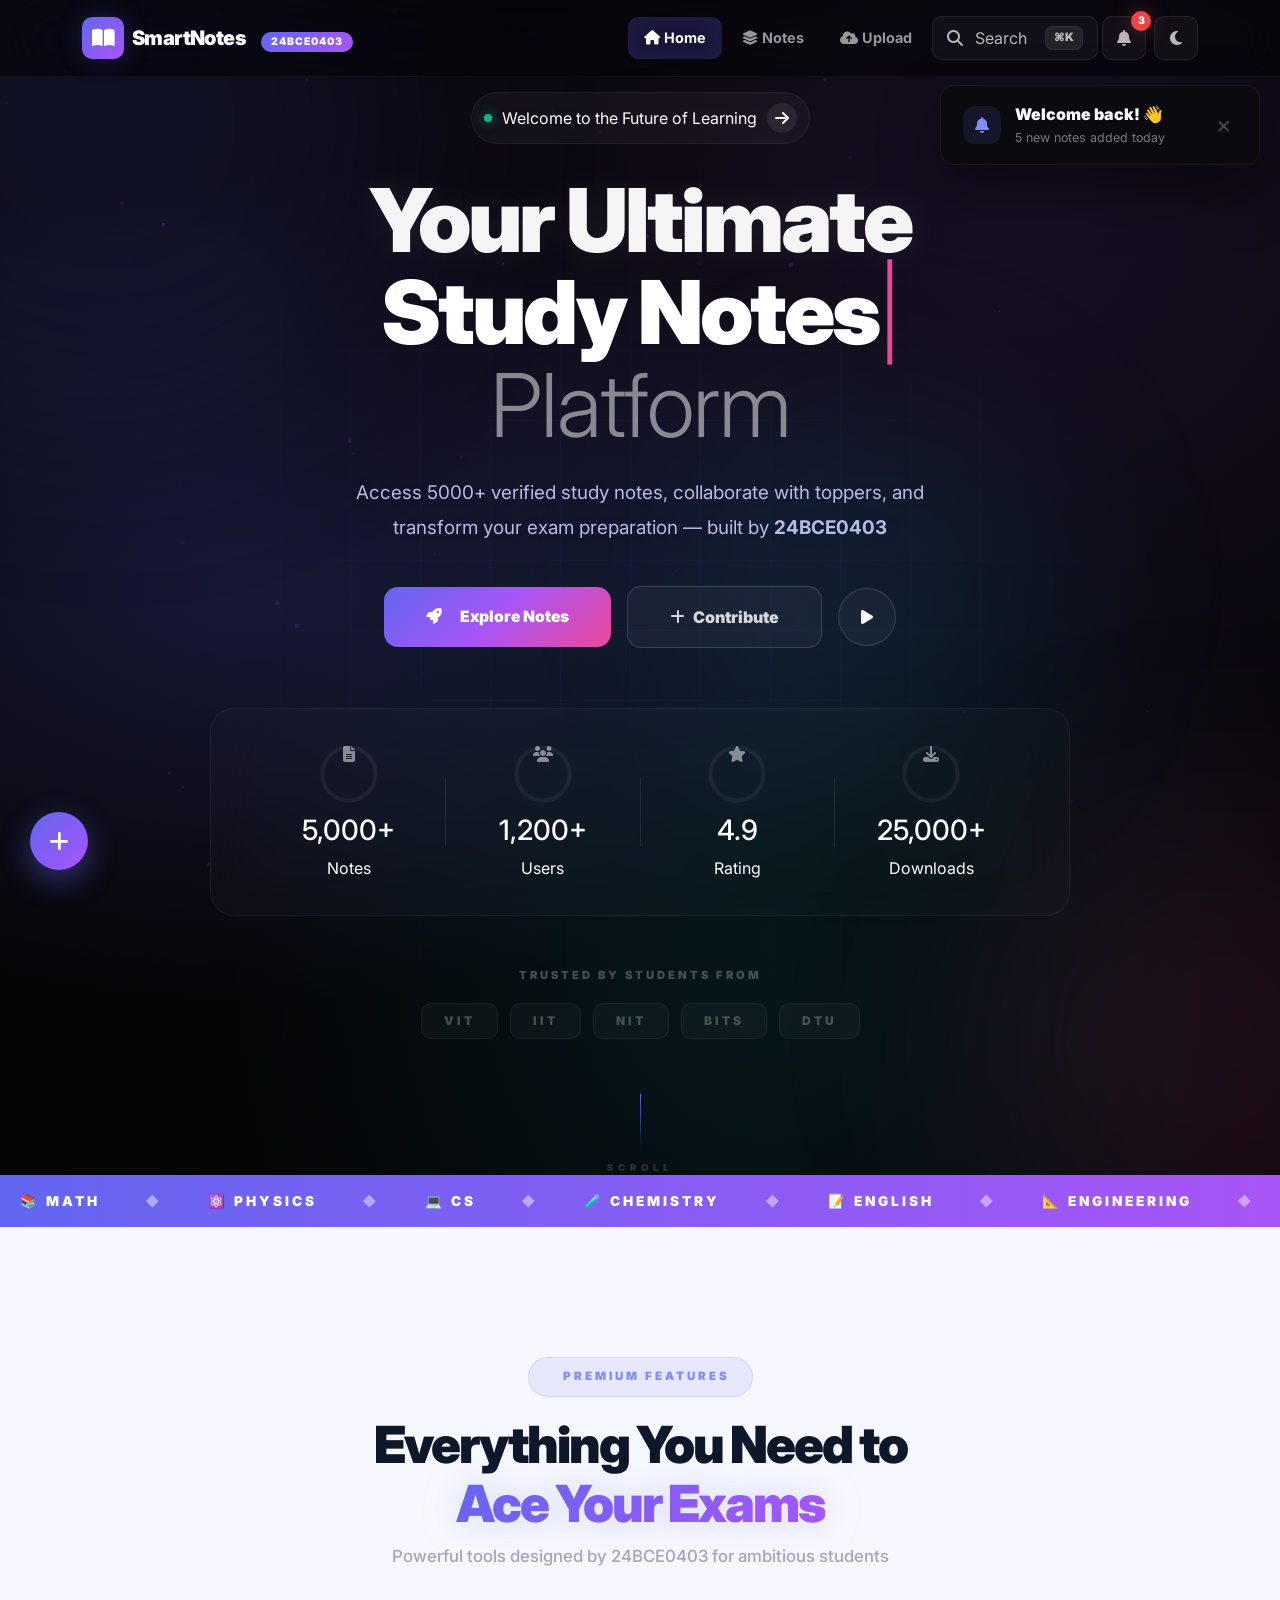
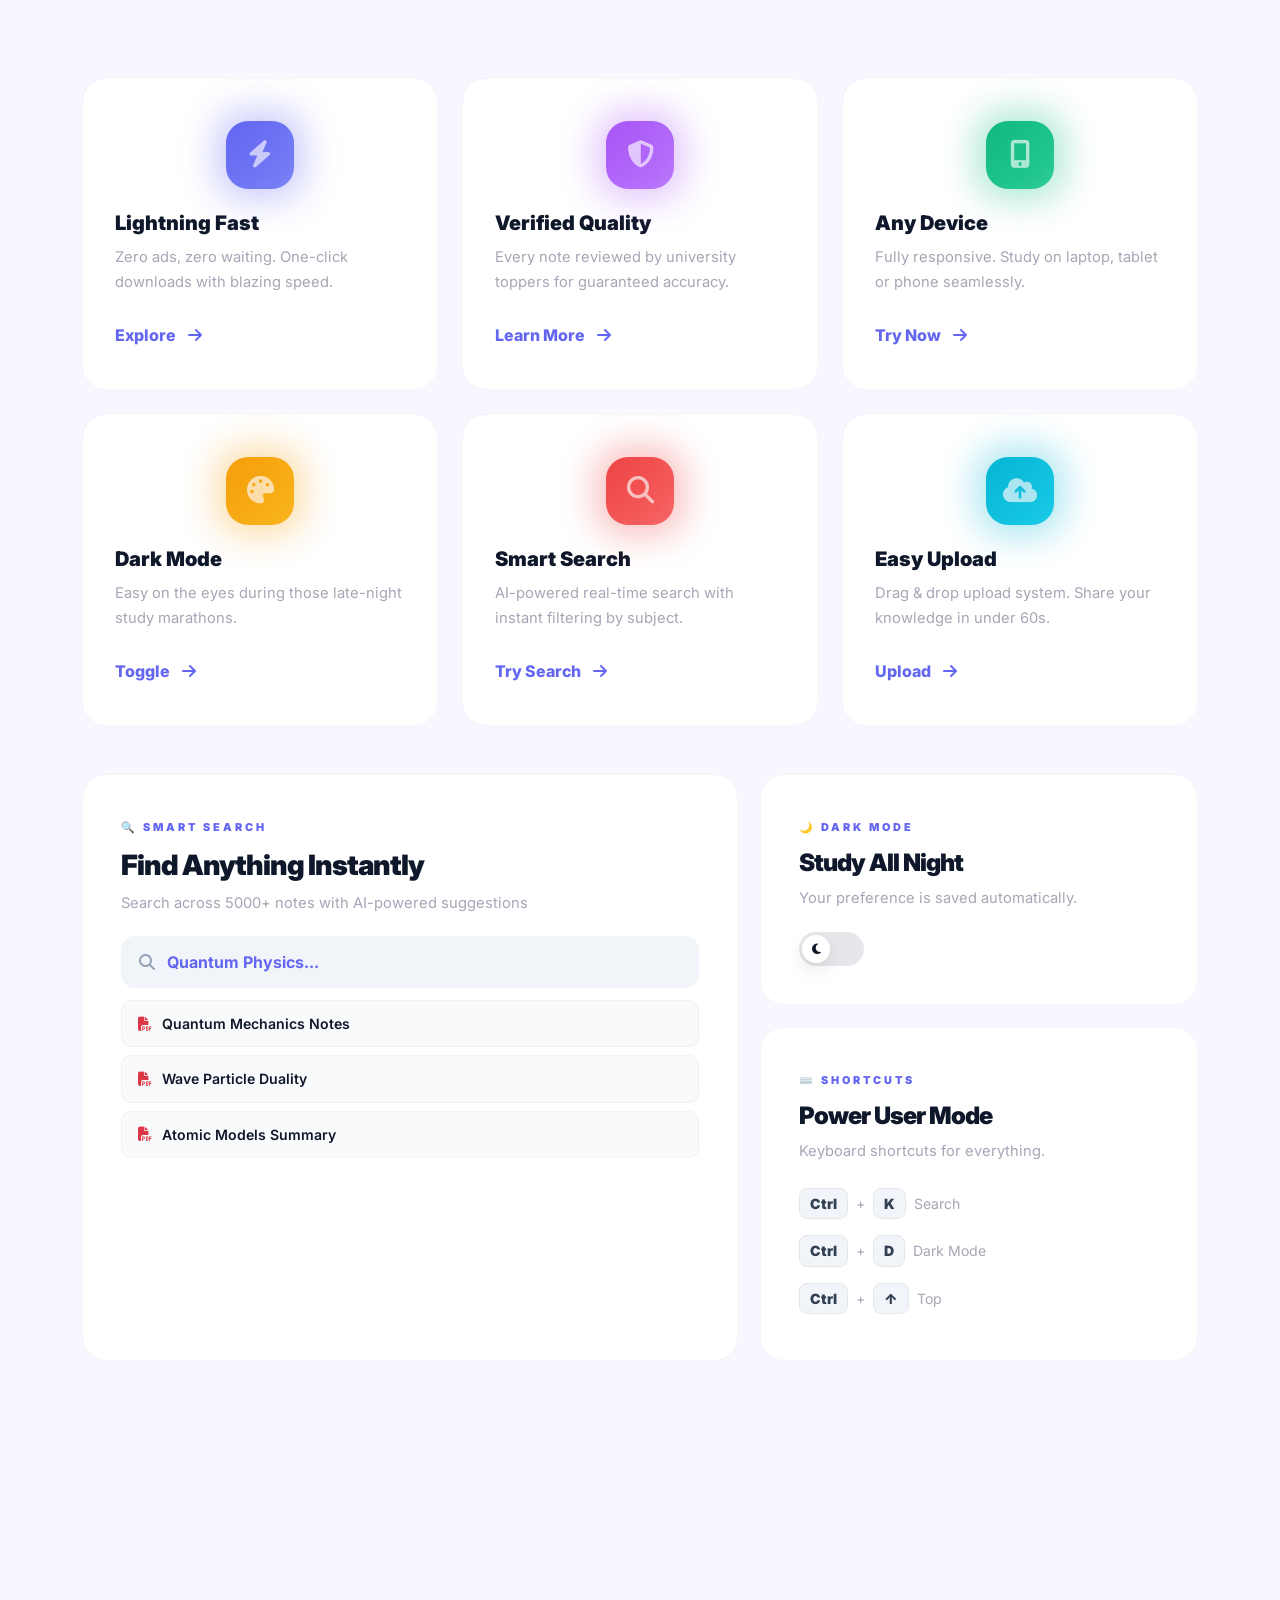
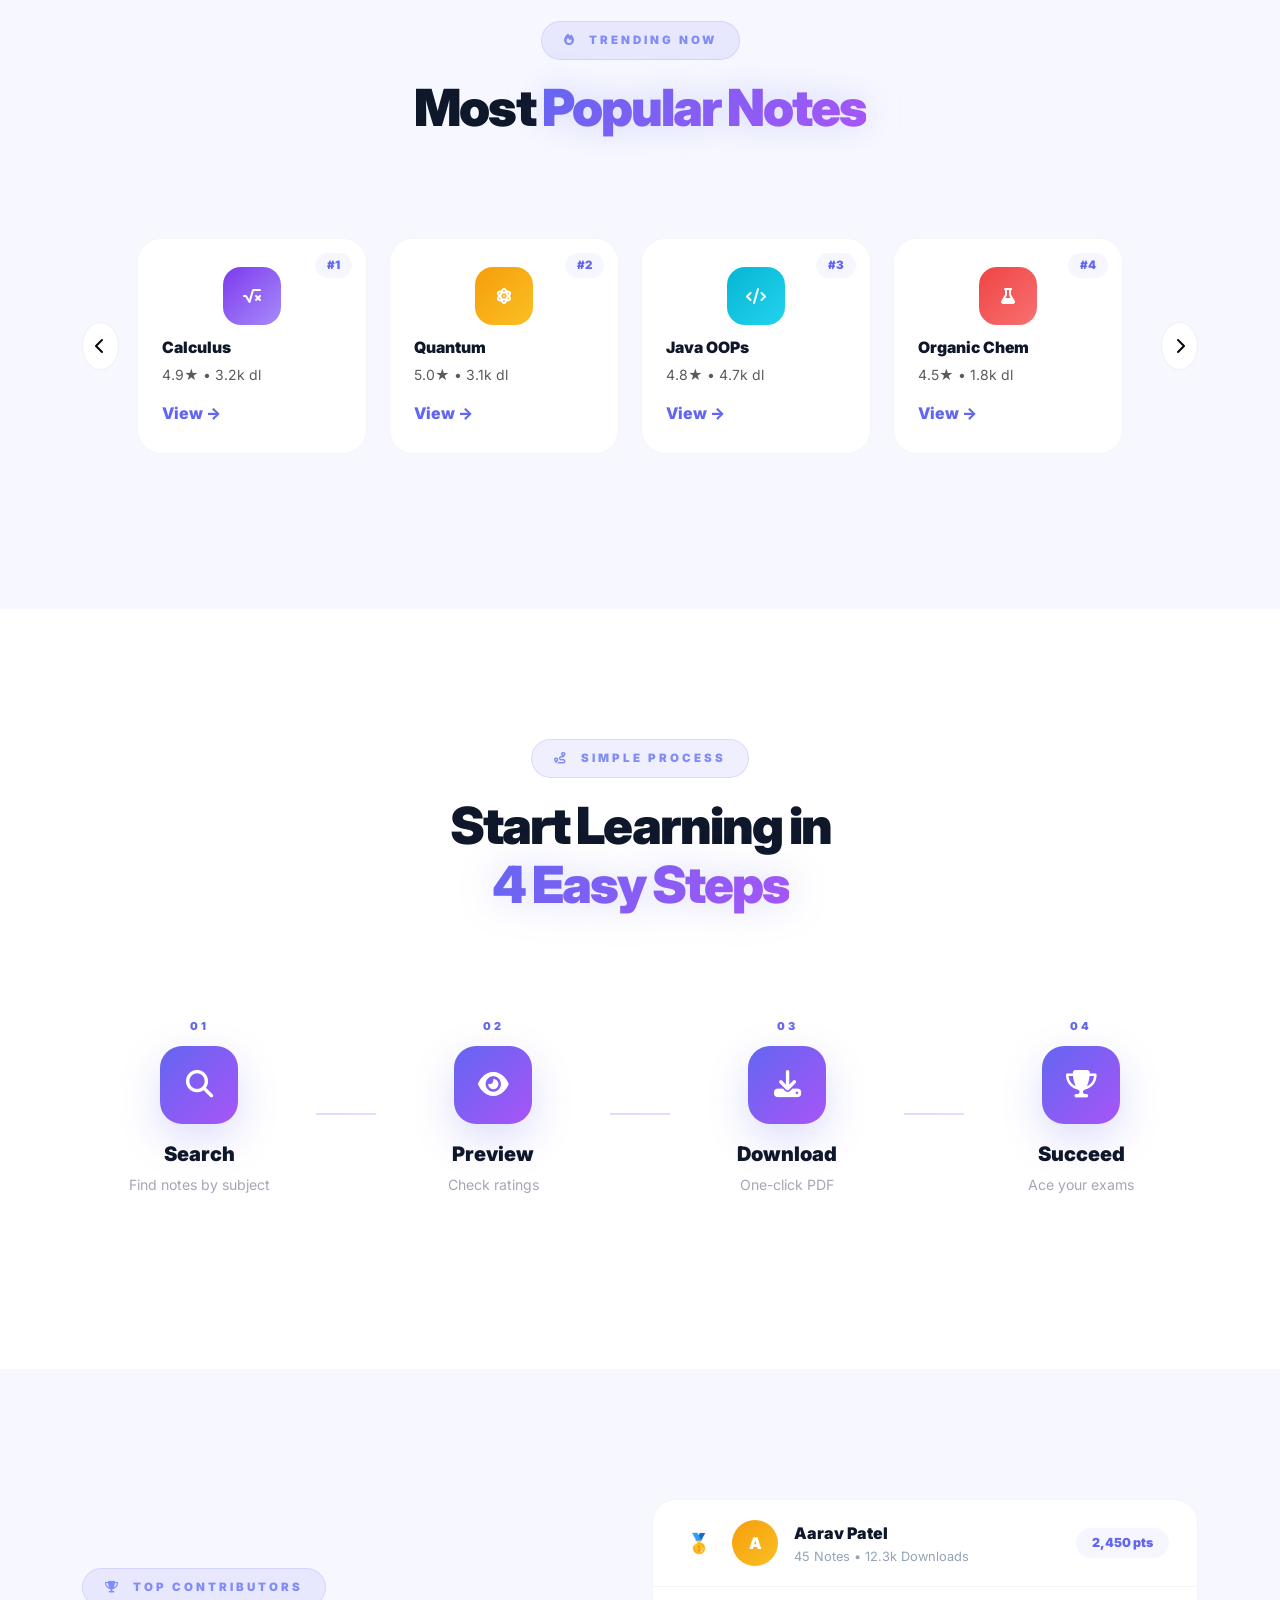
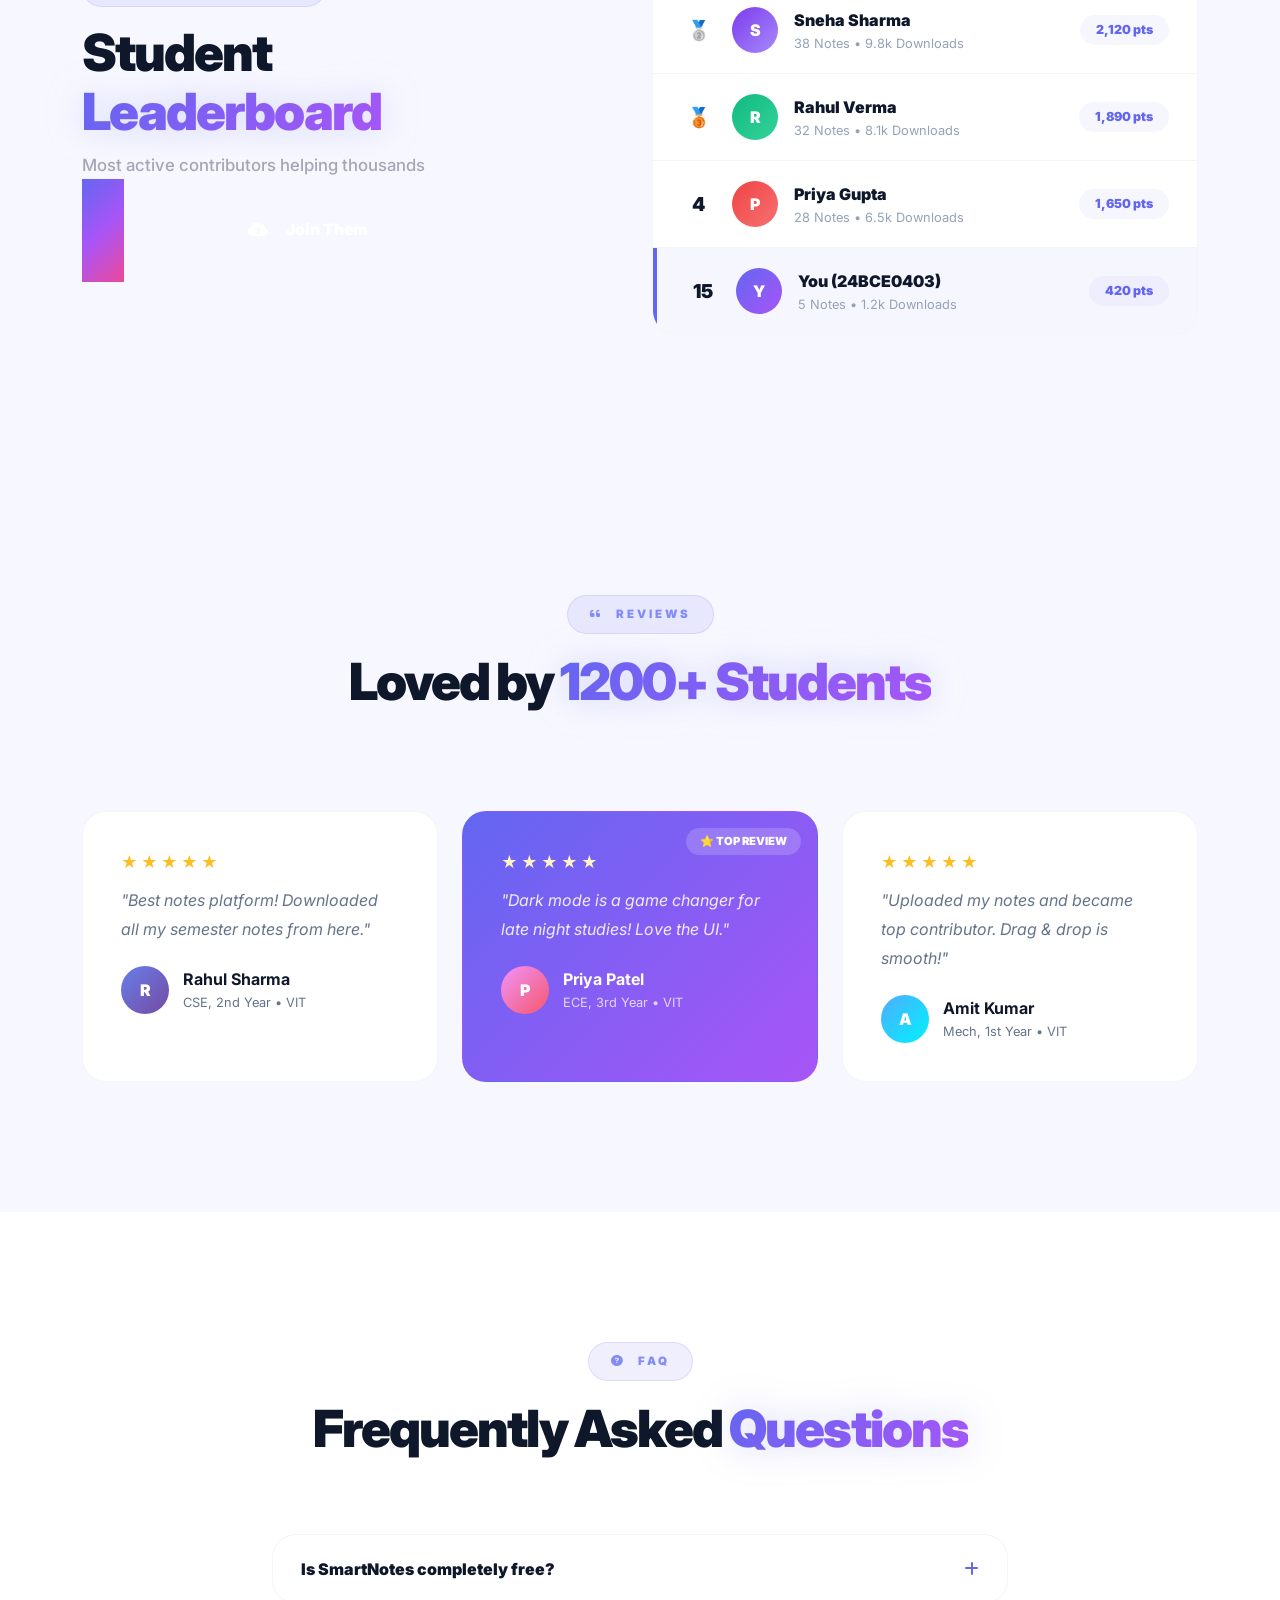
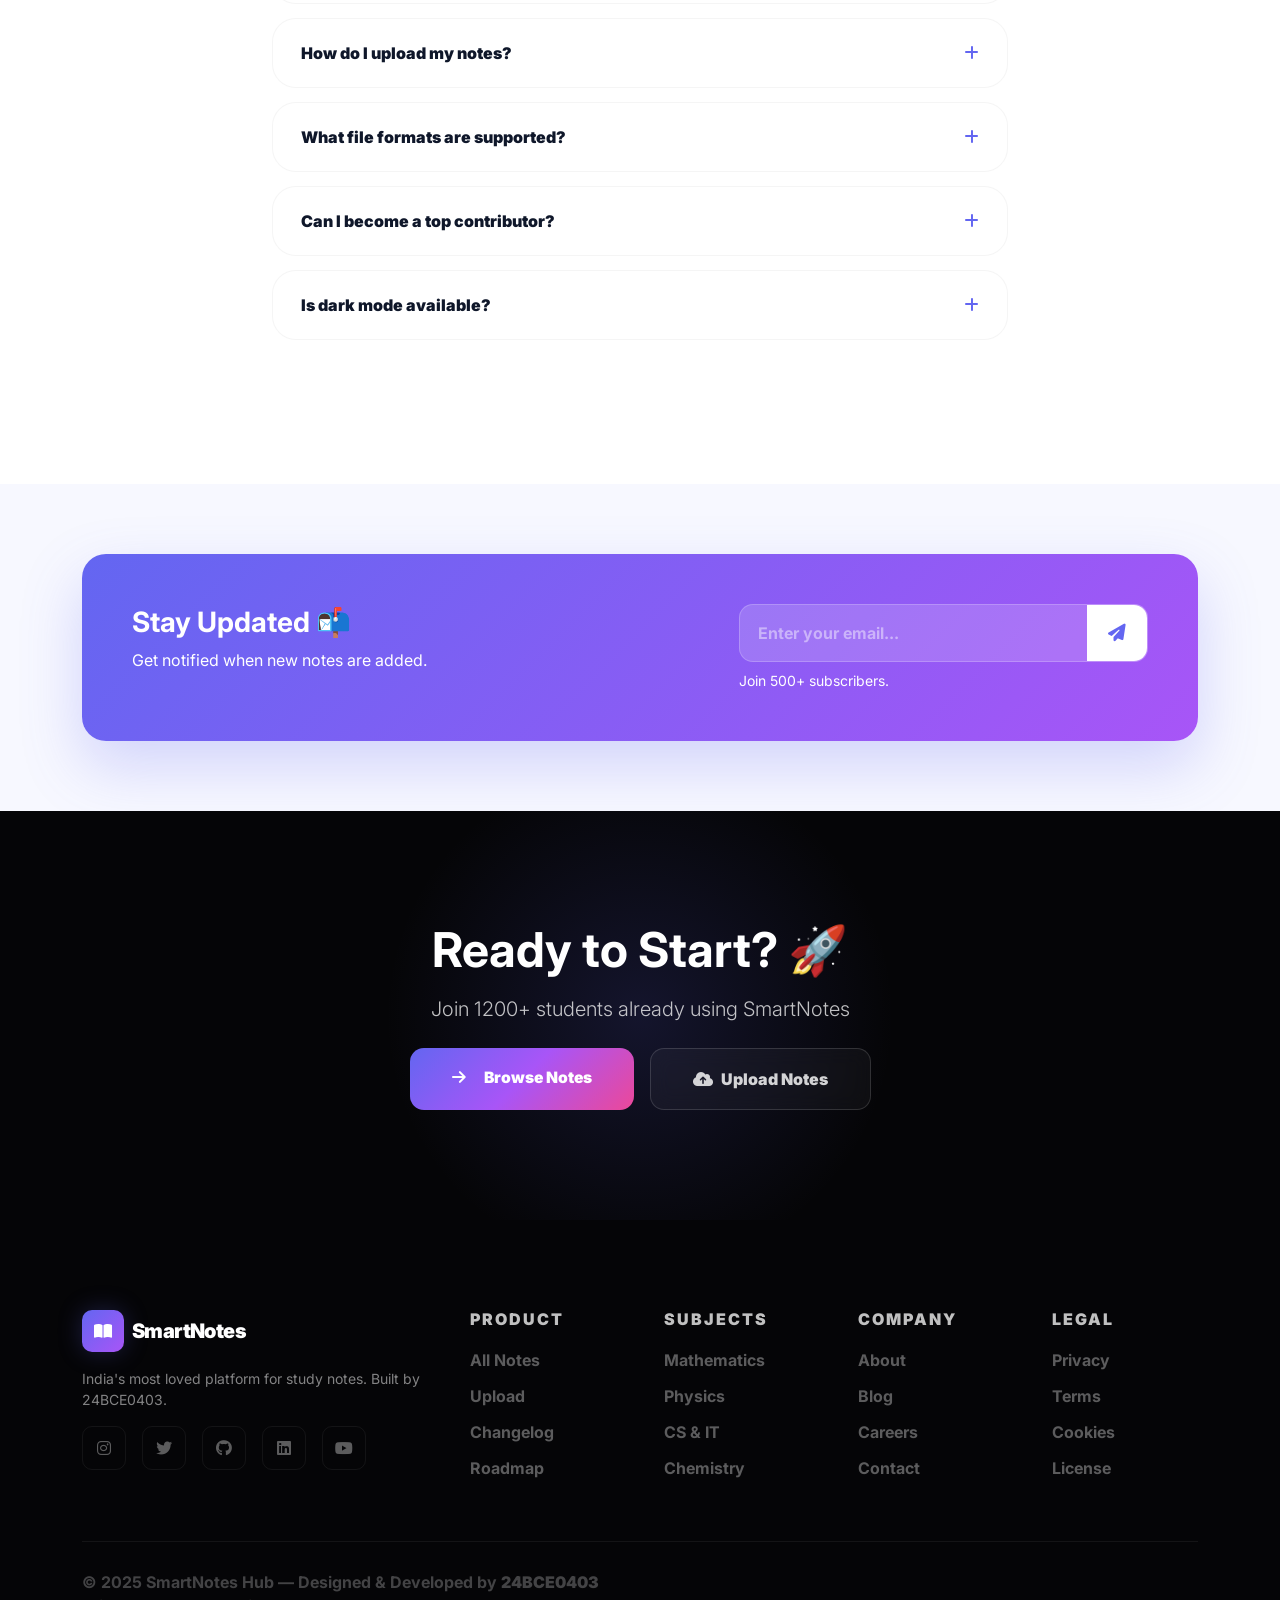
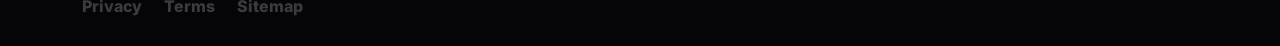
<file: index.html>
<!DOCTYPE html>
<html lang="en">
<head>
  <meta charset="UTF-8">
  <meta name="viewport" content="width=device-width, initial-scale=1.0">
  <title>SmartNotes | 24BCE0403</title>
  <link href="https://cdn.jsdelivr.net/npm/bootstrap@5.3.0/dist/css/bootstrap.min.css" rel="stylesheet">
  <link href="https://fonts.googleapis.com/css2?family=Inter:wght@300;400;500;600;700;800;900&display=swap" rel="stylesheet">
  <link rel="stylesheet" href="https://cdnjs.cloudflare.com/ajax/libs/font-awesome/6.4.0/css/all.min.css">
  <link rel="stylesheet" href="css/style.css">
</head>
<body>

<!-- PRELOADER -->
<div id="preloader">
  <div class="loader-container">
    <div class="loader-logo-ring">
      <svg viewBox="0 0 100 100">
        <circle cx="50" cy="50" r="45" class="loader-track"/>
        <circle cx="50" cy="50" r="45" class="loader-fill-anim"/>
      </svg>
      <div class="loader-icon"><i class="fas fa-book-open"></i></div>
    </div>
    <h3 class="loader-brand">SmartNotes</h3>
    <p class="loader-sub">24BCE0403</p>
    <div class="loader-bar"><div class="loader-progress"></div></div>
    <p class="loader-tip">💡 Press Ctrl+K to search instantly</p>
  </div>
</div>

<!-- TOAST -->
<div class="toast-container" id="toastContainer">
  <div class="custom-toast" id="welcomeToast">
    <div class="toast-icon"><i class="fas fa-bell"></i></div>
    <div class="toast-body">
      <strong>Welcome back! 👋</strong>
      <p>5 new notes added today</p>
    </div>
    <button class="toast-close" onclick="closeToast('welcomeToast')">×</button>
  </div>
</div>

<!-- COMMAND PALETTE -->
<div class="command-palette" id="commandPalette">
  <div class="command-box">
    <div class="command-header">
      <i class="fas fa-search"></i>
      <input type="text" id="commandInput" placeholder="Type a command or search..." onkeyup="filterCommands()">
      <span class="command-esc">ESC</span>
    </div>
    <div class="command-list" id="commandList">
      <div class="command-group">Quick Actions</div>
      <div class="command-item" onclick="goTo('notes.html')"><i class="fas fa-layer-group"></i><span>Browse All Notes</span><span class="command-shortcut">⌘N</span></div>
      <div class="command-item" onclick="goTo('contact.html')"><i class="fas fa-cloud-arrow-up"></i><span>Upload Notes</span><span class="command-shortcut">⌘U</span></div>
      <div class="command-item" onclick="toggleDarkMode(); closeCommandPalette()"><i class="fas fa-moon"></i><span>Toggle Dark Mode</span><span class="command-shortcut">⌘D</span></div>
      <div class="command-item" onclick="scrollToTop(); closeCommandPalette()"><i class="fas fa-arrow-up"></i><span>Scroll to Top</span><span class="command-shortcut">⌘↑</span></div>
      <div class="command-group">Navigate</div>
      <div class="command-item" onclick="goTo('index.html')"><i class="fas fa-home"></i><span>Home Page</span></div>
      <div class="command-item" onclick="goTo('notes.html')"><i class="fas fa-file-alt"></i><span>Notes Page</span></div>
      <div class="command-item" onclick="goTo('contact.html')"><i class="fas fa-upload"></i><span>Upload Page</span></div>
    </div>
  </div>
</div>

<!-- SCROLL PROGRESS -->
<div class="scroll-progress" id="scrollProgress"></div>

<!-- NAVBAR -->
<nav class="navbar navbar-expand-lg fixed-top premium-nav" id="mainNav">
  <div class="container">
    <a class="navbar-brand d-flex align-items-center gap-2" href="index.html">
      <div class="nav-logo-icon"><i class="fas fa-book-open"></i></div>
      <div>
        <span class="nav-logo-text">SmartNotes</span>
        <span class="nav-id-badge">24BCE0403</span>
      </div>
    </a>
    <button class="navbar-toggler border-0" type="button" data-bs-toggle="collapse" data-bs-target="#navbarNav">
      <span class="navbar-toggler-icon"></span>
    </button>
    <div class="collapse navbar-collapse" id="navbarNav">
      <ul class="navbar-nav ms-auto align-items-center gap-1">
        <li class="nav-item"><a class="nav-link active" href="index.html"><i class="fas fa-home me-1"></i>Home</a></li>
        <li class="nav-item"><a class="nav-link" href="notes.html"><i class="fas fa-layer-group me-1"></i>Notes</a></li>
        <li class="nav-item"><a class="nav-link" href="contact.html"><i class="fas fa-cloud-arrow-up me-1"></i>Upload</a></li>
        <li class="nav-item">
          <button class="nav-search-btn" onclick="openCommandPalette()" title="Search">
            <i class="fas fa-search me-1"></i><span class="d-none d-lg-inline">Search</span>
            <span class="nav-kbd">⌘K</span>
          </button>
        </li>
        <li class="nav-item">
          <button class="notif-btn" onclick="toggleNotifPanel()" id="notifBtn">
            <i class="fas fa-bell"></i><span class="notif-badge">3</span>
          </button>
        </li>
        <li class="nav-item ms-1">
          <button onclick="toggleDarkMode()" class="theme-btn" id="themeBtn"><i class="fas fa-moon"></i></button>
        </li>
      </ul>
    </div>
  </div>
</nav>

<!-- NOTIFICATION PANEL -->
<div class="notif-panel" id="notifPanel">
  <div class="notif-header">
    <h6 class="fw-bold mb-0">Notifications</h6>
    <button class="notif-clear" onclick="clearNotifs()">Clear All</button>
  </div>
  <div class="notif-list">
    <div class="notif-item unread">
      <div class="notif-dot"></div>
      <div class="notif-icon blue"><i class="fas fa-file-alt"></i></div>
      <div><strong>New Physics Notes!</strong><p>Quantum Mechanics chapter added</p><small>2 min ago</small></div>
    </div>
    <div class="notif-item unread">
      <div class="notif-dot"></div>
      <div class="notif-icon green"><i class="fas fa-star"></i></div>
      <div><strong>Top Contributor!</strong><p>You earned a new badge 🏆</p><small>1 hour ago</small></div>
    </div>
    <div class="notif-item">
      <div class="notif-icon purple"><i class="fas fa-download"></i></div>
      <div><strong>Download Complete</strong><p>Algebra notes downloaded</p><small>Yesterday</small></div>
    </div>
  </div>
</div>

<!-- HERO -->
<section class="hero-ultra">
  <canvas id="meshGradient"></canvas>
  <div class="hero-glow-orb orb-1"></div>
  <div class="hero-glow-orb orb-2"></div>
  <div class="hero-glow-orb orb-3"></div>
  <div class="hero-grid-bg"></div>

  <div class="container hero-inner">
    <div class="hero-chip fade-in">
      <div class="chip-dot"></div>
      <span>Welcome to the Future of Learning</span>
      <div class="chip-arrow"><i class="fas fa-arrow-right"></i></div>
    </div>

    <h1 class="hero-heading fade-in-up">
      <span class="line-1">Your Ultimate</span><br>
      <span class="line-2"><span class="typewriter" id="typewriter"></span><span class="type-cursor">|</span></span><br>
      <span class="line-3">Platform</span>
    </h1>

    <p class="hero-para fade-in-up delay-1">
      Access 5000+ verified study notes, collaborate with toppers, and
      transform your exam preparation — built by <strong>24BCE0403</strong>
    </p>

    <div class="hero-cta fade-in-up delay-2">
      <a href="notes.html" class="btn-premium"><span class="btn-premium-bg"></span><span class="btn-premium-text"><i class="fas fa-rocket me-2"></i>Explore Notes</span></a>
      <a href="contact.html" class="btn-outline-premium"><i class="fas fa-plus me-2"></i>Contribute</a>
      <a href="#features" class="btn-icon-premium"><i class="fas fa-play"></i></a>
    </div>

    <div class="stats-glass fade-in-up delay-3">
      <div class="stat-glass-item">
        <div class="stat-ring"><svg viewBox="0 0 36 36"><path class="stat-ring-bg" d="M18 2.0845 a 15.9155 15.9155 0 0 1 0 31.831 a 15.9155 15.9155 0 0 1 0 -31.831"/><path class="stat-ring-fill blue" stroke-dasharray="85, 100" d="M18 2.0845 a 15.9155 15.9155 0 0 1 0 31.831 a 15.9155 15.9155 0 0 1 0 -31.831"/></svg><div class="stat-ring-value"><i class="fas fa-file-alt"></i></div></div>
        <h3 class="counter" data-target="5000">0</h3><span>Notes</span>
      </div>
      <div class="stat-glass-divider"></div>
      <div class="stat-glass-item">
        <div class="stat-ring"><svg viewBox="0 0 36 36"><path class="stat-ring-bg" d="M18 2.0845 a 15.9155 15.9155 0 0 1 0 31.831 a 15.9155 15.9155 0 0 1 0 -31.831"/><path class="stat-ring-fill purple" stroke-dasharray="70, 100" d="M18 2.0845 a 15.9155 15.9155 0 0 1 0 31.831 a 15.9155 15.9155 0 0 1 0 -31.831"/></svg><div class="stat-ring-value"><i class="fas fa-users"></i></div></div>
        <h3 class="counter" data-target="1200">0</h3><span>Users</span>
      </div>
      <div class="stat-glass-divider"></div>
      <div class="stat-glass-item">
        <div class="stat-ring"><svg viewBox="0 0 36 36"><path class="stat-ring-bg" d="M18 2.0845 a 15.9155 15.9155 0 0 1 0 31.831 a 15.9155 15.9155 0 0 1 0 -31.831"/><path class="stat-ring-fill green" stroke-dasharray="90, 100" d="M18 2.0845 a 15.9155 15.9155 0 0 1 0 31.831 a 15.9155 15.9155 0 0 1 0 -31.831"/></svg><div class="stat-ring-value"><i class="fas fa-star"></i></div></div>
        <h3>4.9</h3><span>Rating</span>
      </div>
      <div class="stat-glass-divider"></div>
      <div class="stat-glass-item">
        <div class="stat-ring"><svg viewBox="0 0 36 36"><path class="stat-ring-bg" d="M18 2.0845 a 15.9155 15.9155 0 0 1 0 31.831 a 15.9155 15.9155 0 0 1 0 -31.831"/><path class="stat-ring-fill orange" stroke-dasharray="60, 100" d="M18 2.0845 a 15.9155 15.9155 0 0 1 0 31.831 a 15.9155 15.9155 0 0 1 0 -31.831"/></svg><div class="stat-ring-value"><i class="fas fa-download"></i></div></div>
        <h3 class="counter" data-target="25000">0</h3><span>Downloads</span>
      </div>
    </div>

    <div class="trusted-by fade-in-up delay-4">
      <span>Trusted by students from</span>
      <div class="trust-logos">
        <div class="trust-logo">VIT</div><div class="trust-logo">IIT</div><div class="trust-logo">NIT</div><div class="trust-logo">BITS</div><div class="trust-logo">DTU</div>
      </div>
    </div>

    <div class="scroll-magic fade-in-up delay-4">
      <div class="scroll-line"></div><span>SCROLL</span>
    </div>
  </div>
</section>

<!-- MARQUEE -->
<div class="marquee-section">
  <div class="marquee-track">
    <div class="marquee-content">
      <span>📚 MATH</span><span class="marquee-dot">◆</span><span>⚛️ PHYSICS</span><span class="marquee-dot">◆</span><span>💻 CS</span><span class="marquee-dot">◆</span><span>🧪 CHEMISTRY</span><span class="marquee-dot">◆</span><span>📝 ENGLISH</span><span class="marquee-dot">◆</span><span>📐 ENGINEERING</span><span class="marquee-dot">◆</span><span>🔬 BIOLOGY</span><span class="marquee-dot">◆</span><span>📊 STATISTICS</span><span class="marquee-dot">◆</span><span>📚 MATH</span><span class="marquee-dot">◆</span><span>⚛️ PHYSICS</span><span class="marquee-dot">◆</span><span>💻 CS</span><span class="marquee-dot">◆</span><span>🧪 CHEMISTRY</span><span class="marquee-dot">◆</span>
    </div>
  </div>
</div>

<!-- FEATURES -->
<section class="features-ultra" id="features">
  <div class="container">
    <div class="section-head text-center">
      <div class="section-chip"><i class="fas fa-sparkles me-1"></i>PREMIUM FEATURES</div>
      <h2 class="section-heading">Everything You Need to<br><span class="gradient-text-pro">Ace Your Exams</span></h2>
      <p class="section-sub">Powerful tools designed by 24BCE0403 for ambitious students</p>
    </div>
    <div class="row g-4 mt-5">
      <div class="col-lg-4 col-md-6"><div class="premium-card" data-tilt><div class="premium-card-border"></div><div class="premium-card-content"><div class="pc-icon blue-glow"><i class="fas fa-bolt"></i></div><h4>Lightning Fast</h4><p>Zero ads, zero waiting. One-click downloads with blazing speed.</p><a href="notes.html" class="pc-link">Explore <i class="fas fa-arrow-right ms-1"></i></a></div></div></div>
      <div class="col-lg-4 col-md-6"><div class="premium-card" data-tilt><div class="premium-card-border"></div><div class="premium-card-content"><div class="pc-icon purple-glow"><i class="fas fa-shield-halved"></i></div><h4>Verified Quality</h4><p>Every note reviewed by university toppers for guaranteed accuracy.</p><a href="notes.html" class="pc-link">Learn More <i class="fas fa-arrow-right ms-1"></i></a></div></div></div>
      <div class="col-lg-4 col-md-6"><div class="premium-card" data-tilt><div class="premium-card-border"></div><div class="premium-card-content"><div class="pc-icon green-glow"><i class="fas fa-mobile-screen-button"></i></div><h4>Any Device</h4><p>Fully responsive. Study on laptop, tablet or phone seamlessly.</p><a href="notes.html" class="pc-link">Try Now <i class="fas fa-arrow-right ms-1"></i></a></div></div></div>
      <div class="col-lg-4 col-md-6"><div class="premium-card" data-tilt><div class="premium-card-border"></div><div class="premium-card-content"><div class="pc-icon orange-glow"><i class="fas fa-palette"></i></div><h4>Dark Mode</h4><p>Easy on the eyes during those late-night study marathons.</p><a href="#" class="pc-link" onclick="toggleDarkMode()">Toggle <i class="fas fa-arrow-right ms-1"></i></a></div></div></div>
      <div class="col-lg-4 col-md-6"><div class="premium-card" data-tilt><div class="premium-card-border"></div><div class="premium-card-content"><div class="pc-icon red-glow"><i class="fas fa-magnifying-glass"></i></div><h4>Smart Search</h4><p>AI-powered real-time search with instant filtering by subject.</p><a href="notes.html" class="pc-link">Try Search <i class="fas fa-arrow-right ms-1"></i></a></div></div></div>
      <div class="col-lg-4 col-md-6"><div class="premium-card" data-tilt><div class="premium-card-border"></div><div class="premium-card-content"><div class="pc-icon cyan-glow"><i class="fas fa-cloud-arrow-up"></i></div><h4>Easy Upload</h4><p>Drag & drop upload system. Share your knowledge in under 60s.</p><a href="contact.html" class="pc-link">Upload <i class="fas fa-arrow-right ms-1"></i></a></div></div></div>
    </div>

    <!-- BENTO -->
    <div class="bento-grid mt-5">
      <div class="bento-item bento-large"><div class="bento-content"><span class="bento-tag">🔍 SMART SEARCH</span><h3>Find Anything Instantly</h3><p>Search across 5000+ notes with AI-powered suggestions</p><div class="bento-demo"><div class="bento-search-demo"><i class="fas fa-search"></i><span class="bento-typing">Quantum Physics...</span></div><div class="bento-result-demo"><div class="bento-result"><i class="fas fa-file-pdf text-danger"></i> Quantum Mechanics Notes</div><div class="bento-result"><i class="fas fa-file-pdf text-danger"></i> Wave Particle Duality</div><div class="bento-result"><i class="fas fa-file-pdf text-danger"></i> Atomic Models Summary</div></div></div></div></div>
      <div class="bento-item bento-medium"><div class="bento-content"><span class="bento-tag">🌙 DARK MODE</span><h4>Study All Night</h4><p>Your preference is saved automatically.</p><div class="bento-toggle-demo"><div class="toggle-track" onclick="toggleDarkMode()"><div class="toggle-thumb"><i class="fas fa-moon"></i></div></div></div></div></div>
      <div class="bento-item bento-medium"><div class="bento-content"><span class="bento-tag">⌨️ SHORTCUTS</span><h4>Power User Mode</h4><p>Keyboard shortcuts for everything.</p><div class="shortcut-list"><div class="shortcut-item"><span class="kbd">Ctrl</span>+<span class="kbd">K</span> Search</div><div class="shortcut-item"><span class="kbd">Ctrl</span>+<span class="kbd">D</span> Dark Mode</div><div class="shortcut-item"><span class="kbd">Ctrl</span>+<span class="kbd">↑</span> Top</div></div></div></div>
    </div>
  </div>
</section>

<!-- POPULAR CAROUSEL -->
<section class="popular-section">
  <div class="container">
    <div class="section-head text-center">
      <div class="section-chip"><i class="fas fa-fire me-1"></i>TRENDING NOW</div>
      <h2 class="section-heading">Most <span class="gradient-text-pro">Popular Notes</span></h2>
    </div>
    <div class="carousel-container mt-5">
      <button class="carousel-btn prev" onclick="scrollCarousel(-1)"><i class="fas fa-chevron-left"></i></button>
      <div class="carousel-track" id="carouselTrack">
        <div class="carousel-card"><div class="cc-rank">#1</div><div class="cc-icon" style="background:linear-gradient(135deg,#7c3aed,#a78bfa)"><i class="fas fa-square-root-variable"></i></div><h5>Calculus</h5><p class="small text-muted">4.9★ • 3.2k dl</p><a href="notes.html" class="cc-link">View →</a></div>
        <div class="carousel-card"><div class="cc-rank">#2</div><div class="cc-icon" style="background:linear-gradient(135deg,#f59e0b,#fbbf24)"><i class="fas fa-atom"></i></div><h5>Quantum</h5><p class="small text-muted">5.0★ • 3.1k dl</p><a href="notes.html" class="cc-link">View →</a></div>
        <div class="carousel-card"><div class="cc-rank">#3</div><div class="cc-icon" style="background:linear-gradient(135deg,#06b6d4,#22d3ee)"><i class="fas fa-code"></i></div><h5>Java OOPs</h5><p class="small text-muted">4.8★ • 4.7k dl</p><a href="notes.html" class="cc-link">View →</a></div>
        <div class="carousel-card"><div class="cc-rank">#4</div><div class="cc-icon" style="background:linear-gradient(135deg,#ef4444,#f87171)"><i class="fas fa-flask"></i></div><h5>Organic Chem</h5><p class="small text-muted">4.5★ • 1.8k dl</p><a href="notes.html" class="cc-link">View →</a></div>
        <div class="carousel-card"><div class="cc-rank">#5</div><div class="cc-icon" style="background:linear-gradient(135deg,#10b981,#34d399)"><i class="fas fa-chart-line"></i></div><h5>Statistics</h5><p class="small text-muted">5.0★ • 2.9k dl</p><a href="notes.html" class="cc-link">View →</a></div>
        <div class="carousel-card"><div class="cc-rank">#6</div><div class="cc-icon" style="background:linear-gradient(135deg,#a855f7,#c084fc)"><i class="fas fa-database"></i></div><h5>DBMS</h5><p class="small text-muted">4.7★ • 2.1k dl</p><a href="notes.html" class="cc-link">View →</a></div>
      </div>
      <button class="carousel-btn next" onclick="scrollCarousel(1)"><i class="fas fa-chevron-right"></i></button>
    </div>
  </div>
</section>

<!-- PROCESS -->
<section class="process-ultra">
  <div class="container">
    <div class="section-head text-center">
      <div class="section-chip"><i class="fas fa-route me-1"></i>SIMPLE PROCESS</div>
      <h2 class="section-heading">Start Learning in<br><span class="gradient-text-pro">4 Easy Steps</span></h2>
    </div>
    <div class="process-grid mt-5">
      <div class="process-item"><div class="process-num">01</div><div class="process-icon"><i class="fas fa-search"></i></div><h5>Search</h5><p>Find notes by subject</p></div>
      <div class="process-line"></div>
      <div class="process-item"><div class="process-num">02</div><div class="process-icon"><i class="fas fa-eye"></i></div><h5>Preview</h5><p>Check ratings</p></div>
      <div class="process-line"></div>
      <div class="process-item"><div class="process-num">03</div><div class="process-icon"><i class="fas fa-download"></i></div><h5>Download</h5><p>One-click PDF</p></div>
      <div class="process-line"></div>
      <div class="process-item"><div class="process-num">04</div><div class="process-icon"><i class="fas fa-trophy"></i></div><h5>Succeed</h5><p>Ace your exams</p></div>
    </div>
  </div>
</section>

<!-- LEADERBOARD -->
<section class="leaderboard-section">
  <div class="container">
    <div class="row align-items-center">
      <div class="col-lg-5">
        <div class="section-chip"><i class="fas fa-trophy me-1"></i>TOP CONTRIBUTORS</div>
        <h2 class="section-heading mt-3">Student<br><span class="gradient-text-pro">Leaderboard</span></h2>
        <p class="section-sub">Most active contributors helping thousands</p>
        <a href="contact.html" class="btn-premium mt-3"><span class="btn-premium-bg"></span><span class="btn-premium-text"><i class="fas fa-cloud-arrow-up me-2"></i>Join Them</span></a>
      </div>
      <div class="col-lg-6 offset-lg-1 mt-4 mt-lg-0">
        <div class="lb-card">
          <div class="lb-item gold"><div class="lb-rank">🥇</div><div class="lb-avatar" style="background:linear-gradient(135deg,#f59e0b,#fbbf24)">A</div><div class="lb-info"><strong>Aarav Patel</strong><small>45 Notes • 12.3k Downloads</small></div><div class="lb-points">2,450 pts</div></div>
          <div class="lb-item silver"><div class="lb-rank">🥈</div><div class="lb-avatar" style="background:linear-gradient(135deg,#7c3aed,#a78bfa)">S</div><div class="lb-info"><strong>Sneha Sharma</strong><small>38 Notes • 9.8k Downloads</small></div><div class="lb-points">2,120 pts</div></div>
          <div class="lb-item bronze"><div class="lb-rank">🥉</div><div class="lb-avatar" style="background:linear-gradient(135deg,#10b981,#34d399)">R</div><div class="lb-info"><strong>Rahul Verma</strong><small>32 Notes • 8.1k Downloads</small></div><div class="lb-points">1,890 pts</div></div>
          <div class="lb-item"><div class="lb-rank">4</div><div class="lb-avatar" style="background:linear-gradient(135deg,#ef4444,#f87171)">P</div><div class="lb-info"><strong>Priya Gupta</strong><small>28 Notes • 6.5k Downloads</small></div><div class="lb-points">1,650 pts</div></div>
          <div class="lb-item highlight"><div class="lb-rank">15</div><div class="lb-avatar" style="background:linear-gradient(135deg,var(--primary),var(--accent))">Y</div><div class="lb-info"><strong>You (24BCE0403)</strong><small>5 Notes • 1.2k Downloads</small></div><div class="lb-points">420 pts</div></div>
        </div>
      </div>
    </div>
  </div>
</section>

<!-- REVIEWS -->
<section class="reviews-ultra" id="reviews">
  <div class="container">
    <div class="section-head text-center">
      <div class="section-chip"><i class="fas fa-quote-left me-1"></i>REVIEWS</div>
      <h2 class="section-heading">Loved by <span class="gradient-text-pro">1200+ Students</span></h2>
    </div>
    <div class="row g-4 mt-5">
      <div class="col-md-4"><div class="review-card-ultra"><div class="review-stars">★★★★★</div><p>"Best notes platform! Downloaded all my semester notes from here."</p><div class="review-author"><div class="review-avatar" style="background:linear-gradient(135deg,#667eea,#764ba2)">R</div><div><strong>Rahul Sharma</strong><span>CSE, 2nd Year • VIT</span></div></div></div></div>
      <div class="col-md-4"><div class="review-card-ultra featured-review"><div class="featured-tag">⭐ TOP REVIEW</div><div class="review-stars">★★★★★</div><p>"Dark mode is a game changer for late night studies! Love the UI."</p><div class="review-author"><div class="review-avatar" style="background:linear-gradient(135deg,#f093fb,#f5576c)">P</div><div><strong>Priya Patel</strong><span>ECE, 3rd Year • VIT</span></div></div></div></div>
      <div class="col-md-4"><div class="review-card-ultra"><div class="review-stars">★★★★★</div><p>"Uploaded my notes and became top contributor. Drag & drop is smooth!"</p><div class="review-author"><div class="review-avatar" style="background:linear-gradient(135deg,#4facfe,#00f2fe)">A</div><div><strong>Amit Kumar</strong><span>Mech, 1st Year • VIT</span></div></div></div></div>
    </div>
  </div>
</section>

<!-- FAQ -->
<section class="faq-section">
  <div class="container">
    <div class="section-head text-center">
      <div class="section-chip"><i class="fas fa-circle-question me-1"></i>FAQ</div>
      <h2 class="section-heading">Frequently Asked <span class="gradient-text-pro">Questions</span></h2>
    </div>
    <div class="row justify-content-center mt-5">
      <div class="col-lg-8">
        <div class="faq-item" onclick="toggleFaq(this)"><div class="faq-question"><span>Is SmartNotes completely free?</span><i class="fas fa-plus faq-icon"></i></div><div class="faq-answer"><p>Yes! 100% free. No hidden charges. Built by 24BCE0403.</p></div></div>
        <div class="faq-item" onclick="toggleFaq(this)"><div class="faq-question"><span>How do I upload my notes?</span><i class="fas fa-plus faq-icon"></i></div><div class="faq-answer"><p>Go to Upload page, fill details, drag & drop file, submit. Reviewed in 24hrs.</p></div></div>
        <div class="faq-item" onclick="toggleFaq(this)"><div class="faq-question"><span>What file formats are supported?</span><i class="fas fa-plus faq-icon"></i></div><div class="faq-answer"><p>PDF, DOC, DOCX, JPG, PNG. Max 10MB per upload.</p></div></div>
        <div class="faq-item" onclick="toggleFaq(this)"><div class="faq-question"><span>Can I become a top contributor?</span><i class="fas fa-plus faq-icon"></i></div><div class="faq-answer"><p>Yes! Upload quality notes regularly. Top 3 get featured on homepage!</p></div></div>
        <div class="faq-item" onclick="toggleFaq(this)"><div class="faq-question"><span>Is dark mode available?</span><i class="fas fa-plus faq-icon"></i></div><div class="faq-answer"><p>Yes! Click moon icon or press Ctrl+D. Saved automatically.</p></div></div>
      </div>
    </div>
  </div>
</section>

<!-- NEWSLETTER -->
<section class="newsletter-section">
  <div class="container">
    <div class="newsletter-card">
      <div class="row align-items-center">
        <div class="col-lg-6"><h3 class="fw-bold text-white">Stay Updated 📬</h3><p class="text-white opacity-60">Get notified when new notes are added.</p></div>
        <div class="col-lg-5 offset-lg-1 mt-3 mt-lg-0">
          <div class="newsletter-form"><input type="email" id="newsletterEmail" placeholder="Enter your email..." class="newsletter-input"><button class="newsletter-btn" onclick="subscribeNewsletter()"><i class="fas fa-paper-plane"></i></button></div>
          <small class="text-white opacity-40 mt-2 d-block">Join 500+ subscribers.</small>
        </div>
      </div>
    </div>
  </div>
</section>

<!-- CTA -->
<section class="cta-ultra">
  <div class="cta-glow"></div>
  <div class="container text-center position-relative">
    <h2 class="display-5 fw-bold text-white mb-3">Ready to Start? 🚀</h2>
    <p class="text-white opacity-75 mb-4 lead">Join 1200+ students already using SmartNotes</p>
    <div class="d-flex gap-3 justify-content-center flex-wrap">
      <a href="notes.html" class="btn-premium"><span class="btn-premium-bg"></span><span class="btn-premium-text"><i class="fas fa-arrow-right me-2"></i>Browse Notes</span></a>
      <a href="contact.html" class="btn-outline-premium"><i class="fas fa-cloud-arrow-up me-2"></i>Upload Notes</a>
    </div>
  </div>
</section>

<!-- FOOTER -->
<footer class="footer-ultra">
  <div class="container">
    <div class="row g-5">
      <div class="col-lg-4">
        <div class="d-flex align-items-center gap-2 mb-3"><div class="nav-logo-icon"><i class="fas fa-book-open"></i></div><span class="nav-logo-text" style="color:white">SmartNotes</span></div>
        <p class="opacity-50 small">India's most loved platform for study notes. Built by 24BCE0403.</p>
        <div class="d-flex gap-3 mt-3">
          <a href="#" class="footer-social"><i class="fab fa-instagram"></i></a><a href="#" class="footer-social"><i class="fab fa-twitter"></i></a><a href="#" class="footer-social"><i class="fab fa-github"></i></a><a href="#" class="footer-social"><i class="fab fa-linkedin"></i></a><a href="#" class="footer-social"><i class="fab fa-youtube"></i></a>
        </div>
      </div>
      <div class="col-lg-2 col-6"><h6 class="footer-title">Product</h6><ul class="footer-list"><li><a href="notes.html">All Notes</a></li><li><a href="contact.html">Upload</a></li><li><a href="#">Changelog</a></li><li><a href="#">Roadmap</a></li></ul></div>
      <div class="col-lg-2 col-6"><h6 class="footer-title">Subjects</h6><ul class="footer-list"><li><a href="notes.html">Mathematics</a></li><li><a href="notes.html">Physics</a></li><li><a href="notes.html">CS & IT</a></li><li><a href="notes.html">Chemistry</a></li></ul></div>
      <div class="col-lg-2 col-6"><h6 class="footer-title">Company</h6><ul class="footer-list"><li><a href="#">About</a></li><li><a href="#">Blog</a></li><li><a href="#">Careers</a></li><li><a href="contact.html">Contact</a></li></ul></div>
      <div class="col-lg-2 col-6"><h6 class="footer-title">Legal</h6><ul class="footer-list"><li><a href="#">Privacy</a></li><li><a href="#">Terms</a></li><li><a href="#">Cookies</a></li><li><a href="#">License</a></li></ul></div>
    </div>
    <div class="footer-bottom">
      <p>© 2025 SmartNotes Hub — Designed & Developed by <strong>24BCE0403</strong></p>
      <div class="footer-bottom-links"><a href="#">Privacy</a><a href="#">Terms</a><a href="#">Sitemap</a></div>
    </div>
  </div>
</footer>

<button id="backToTop" class="top-btn" onclick="scrollToTop()"><i class="fas fa-arrow-up"></i></button>

<!-- FAB -->
<div class="fab-container">
  <button class="fab-main" onclick="toggleFab()" id="fabBtn"><i class="fas fa-plus"></i></button>
  <div class="fab-menu" id="fabMenu">
    <a href="notes.html" class="fab-item" data-tooltip="Browse Notes"><i class="fas fa-layer-group"></i></a>
    <a href="contact.html" class="fab-item" data-tooltip="Upload"><i class="fas fa-cloud-arrow-up"></i></a>
    <a href="#" class="fab-item" data-tooltip="Dark Mode" onclick="toggleDarkMode()"><i class="fas fa-moon"></i></a>
    <a href="#" class="fab-item" data-tooltip="Search" onclick="openCommandPalette()"><i class="fas fa-search"></i></a>
  </div>
</div>

<script src="https://cdn.jsdelivr.net/npm/bootstrap@5.3.0/dist/js/bootstrap.bundle.min.js"></script>
<script src="js/script.js"></script>
</body>
</html>
</file>
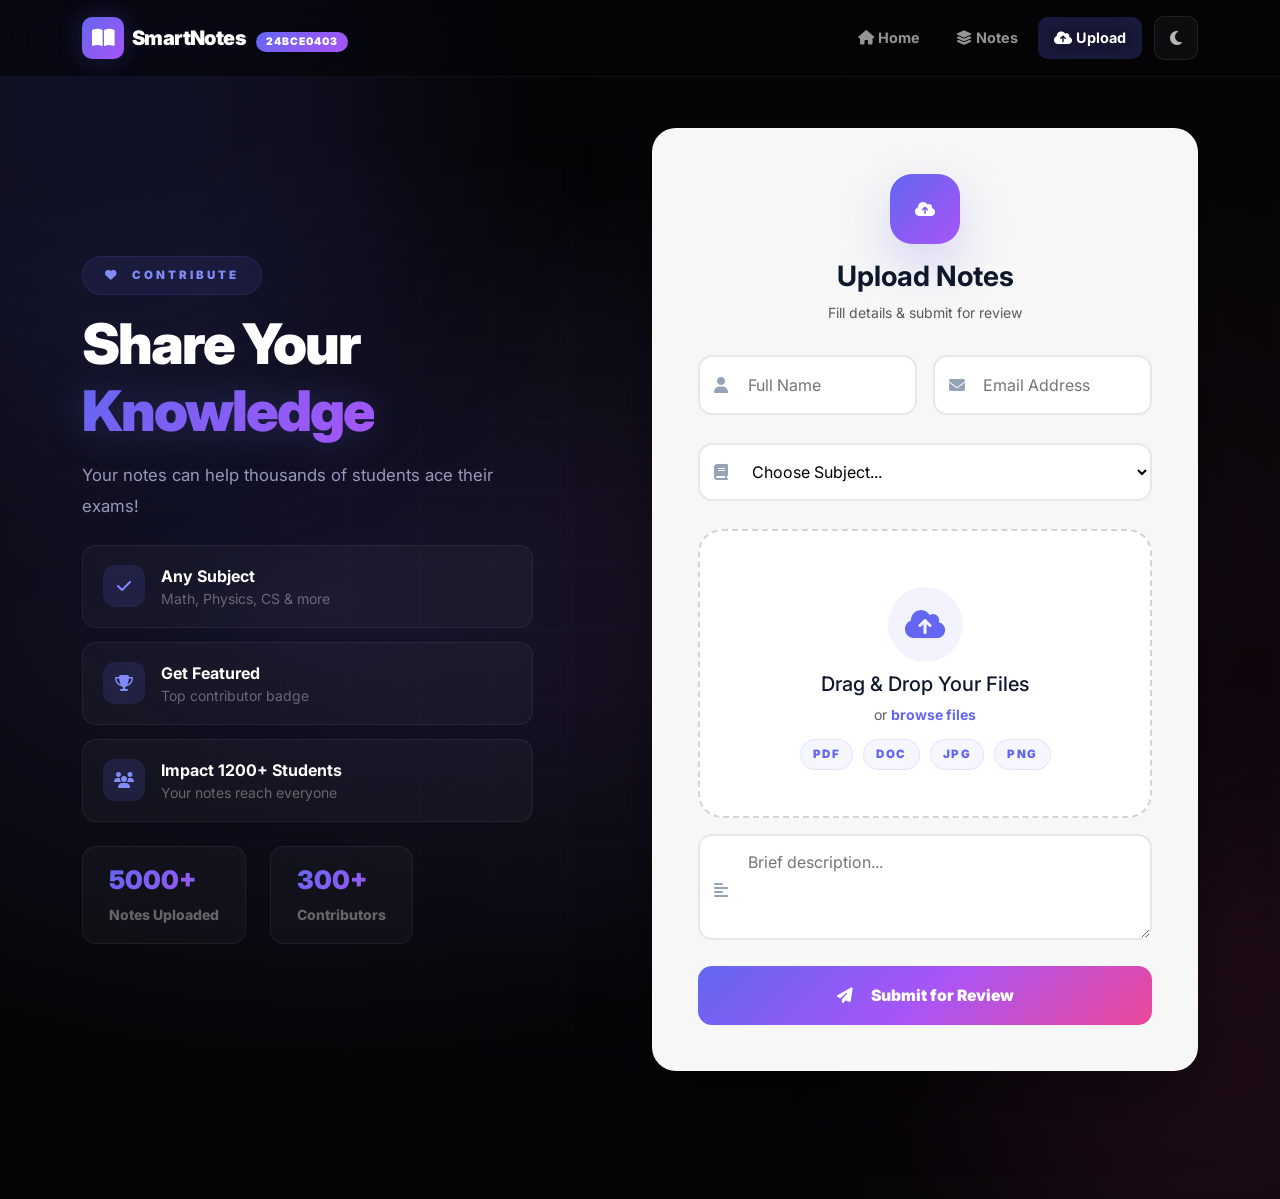
<file: contact.html>
<!DOCTYPE html>
<html lang="en">
<head>
  <meta charset="UTF-8">
  <meta name="viewport" content="width=device-width, initial-scale=1.0">
  <title>Upload | 24BCE0403</title>
  <link href="https://cdn.jsdelivr.net/npm/bootstrap@5.3.0/dist/css/bootstrap.min.css" rel="stylesheet">
  <link href="https://fonts.googleapis.com/css2?family=Inter:wght@300;400;500;600;700;800;900&display=swap" rel="stylesheet">
  <link rel="stylesheet" href="https://cdnjs.cloudflare.com/ajax/libs/font-awesome/6.4.0/css/all.min.css">
  <link rel="stylesheet" href="css/style.css">
</head>
<body>

<div class="scroll-progress" id="scrollProgress"></div>

<nav class="navbar navbar-expand-lg fixed-top premium-nav" id="mainNav">
  <div class="container">
    <a class="navbar-brand d-flex align-items-center gap-2" href="index.html">
      <div class="nav-logo-icon"><i class="fas fa-book-open"></i></div>
      <div><span class="nav-logo-text">SmartNotes</span><span class="nav-id-badge">24BCE0403</span></div>
    </a>
    <button class="navbar-toggler border-0" type="button" data-bs-toggle="collapse" data-bs-target="#navbarNav"><span class="navbar-toggler-icon"></span></button>
    <div class="collapse navbar-collapse" id="navbarNav">
      <ul class="navbar-nav ms-auto align-items-center gap-1">
        <li class="nav-item"><a class="nav-link" href="index.html"><i class="fas fa-home me-1"></i>Home</a></li>
        <li class="nav-item"><a class="nav-link" href="notes.html"><i class="fas fa-layer-group me-1"></i>Notes</a></li>
        <li class="nav-item"><a class="nav-link active" href="contact.html"><i class="fas fa-cloud-arrow-up me-1"></i>Upload</a></li>
        <li class="nav-item ms-2"><button onclick="toggleDarkMode()" class="theme-btn" id="themeBtn"><i class="fas fa-moon"></i></button></li>
      </ul>
    </div>
  </div>
</nav>

<section class="upload-ultra">
  <div class="hero-glow-orb orb-1"></div>
  <div class="hero-glow-orb orb-2"></div>
  <div class="hero-grid-bg"></div>
  <div class="container position-relative" style="z-index:2;">
    <div class="row align-items-center min-vh-100 py-5">
      <div class="col-lg-5 text-white mb-5 mb-lg-0">
        <div class="section-chip fade-in"><i class="fas fa-heart me-1"></i>CONTRIBUTE</div>
        <h1 class="display-4 mt-3 fade-in-up" style="font-weight:900; letter-spacing:-2px;">Share Your<br><span class="gradient-text-pro">Knowledge</span></h1>
        <p class="fade-in-up delay-1" style="color:rgba(210,210,255,0.7); font-size:1.05rem; margin-top:15px; line-height:1.8;">Your notes can help thousands of students ace their exams!</p>
        <div class="mt-4 fade-in-up delay-2">
          <div class="upload-perk"><div class="perk-icon"><i class="fas fa-check"></i></div><div><strong>Any Subject</strong><p class="small mb-0" style="color:rgba(255,255,255,0.35)">Math, Physics, CS & more</p></div></div>
          <div class="upload-perk"><div class="perk-icon"><i class="fas fa-trophy"></i></div><div><strong>Get Featured</strong><p class="small mb-0" style="color:rgba(255,255,255,0.35)">Top contributor badge</p></div></div>
          <div class="upload-perk"><div class="perk-icon"><i class="fas fa-users"></i></div><div><strong>Impact 1200+ Students</strong><p class="small mb-0" style="color:rgba(255,255,255,0.35)">Your notes reach everyone</p></div></div>
        </div>
        <div class="mt-4 d-flex gap-4 fade-in-up delay-3">
          <div class="mini-stat"><h3 class="fw-900">5000+</h3><small>Notes Uploaded</small></div>
          <div class="mini-stat"><h3 class="fw-900">300+</h3><small>Contributors</small></div>
        </div>
      </div>
      <div class="col-lg-6 offset-lg-1 fade-in-up delay-2">
        <div class="form-ultra">
          <div class="form-ultra-header text-center">
            <div class="form-ultra-icon"><i class="fas fa-cloud-arrow-up"></i></div>
            <h3 class="fw-bold mt-3">Upload Notes</h3>
            <p class="text-muted small">Fill details & submit for review</p>
          </div>
          <form onsubmit="return validateForm()" id="uploadForm">
            <div class="row g-3 mt-3">
              <div class="col-md-6"><div class="input-ultra"><i class="fas fa-user"></i><input type="text" id="name" placeholder="Full Name" required></div></div>
              <div class="col-md-6"><div class="input-ultra"><i class="fas fa-envelope"></i><input type="email" id="email" placeholder="Email Address" required></div></div>
              <div class="col-12"><div class="input-ultra"><i class="fas fa-book"></i><select id="subject" required><option value="" disabled selected>Choose Subject...</option><option>Mathematics</option><option>Physics</option><option>Chemistry</option><option>Computer Science</option><option>English</option><option>Other</option></select></div></div>
              <div class="col-12">
                <div class="drop-ultra" id="dropZone">
                  <input type="file" id="fileInput" class="d-none" accept=".pdf,.doc,.docx,.jpg,.png">
                  <div class="drop-ultra-content" id="dropContent">
                    <div class="drop-ultra-icon"><i class="fas fa-cloud-arrow-up"></i></div>
                    <h5 class="mt-2">Drag & Drop Your Files</h5>
                    <p class="small text-muted mb-2">or <span class="fw-bold" style="color:var(--primary); cursor:pointer;" onclick="document.getElementById('fileInput').click()">browse files</span></p>
                    <div class="drop-ultra-formats"><span>PDF</span><span>DOC</span><span>JPG</span><span>PNG</span></div>
                  </div>
                </div>
              </div>
              <div class="col-12"><div class="input-ultra"><i class="fas fa-align-left"></i><textarea rows="3" placeholder="Brief description..." style="min-height:100px;"></textarea></div></div>
              <div class="col-12 mt-2"><button type="submit" class="btn-premium w-100 btn-lg"><span class="btn-premium-bg"></span><span class="btn-premium-text"><i class="fas fa-paper-plane me-2"></i>Submit for Review</span></button></div>
            </div>
          </form>
        </div>
      </div>
    </div>
  </div>
</section>

<div class="modal-ultra" id="successModal">
  <div class="modal-ultra-content">
    <div class="modal-ultra-icon"><i class="fas fa-check"></i></div>
    <h3 class="fw-bold mt-3">Upload Successful! 🎉</h3>
    <p class="text-muted">Your notes have been submitted for review by 24BCE0403 team.</p>
    <button class="btn-premium mt-3" onclick="closeModal()"><span class="btn-premium-bg"></span><span class="btn-premium-text"><i class="fas fa-thumbs-up me-2"></i>Awesome!</span></button>
  </div>
</div>

<button id="backToTop" class="top-btn" onclick="scrollToTop()"><i class="fas fa-arrow-up"></i></button>

<script src="https://cdn.jsdelivr.net/npm/bootstrap@5.3.0/dist/js/bootstrap.bundle.min.js"></script>
<script src="js/script.js"></script>
</body>
</html>
</file>
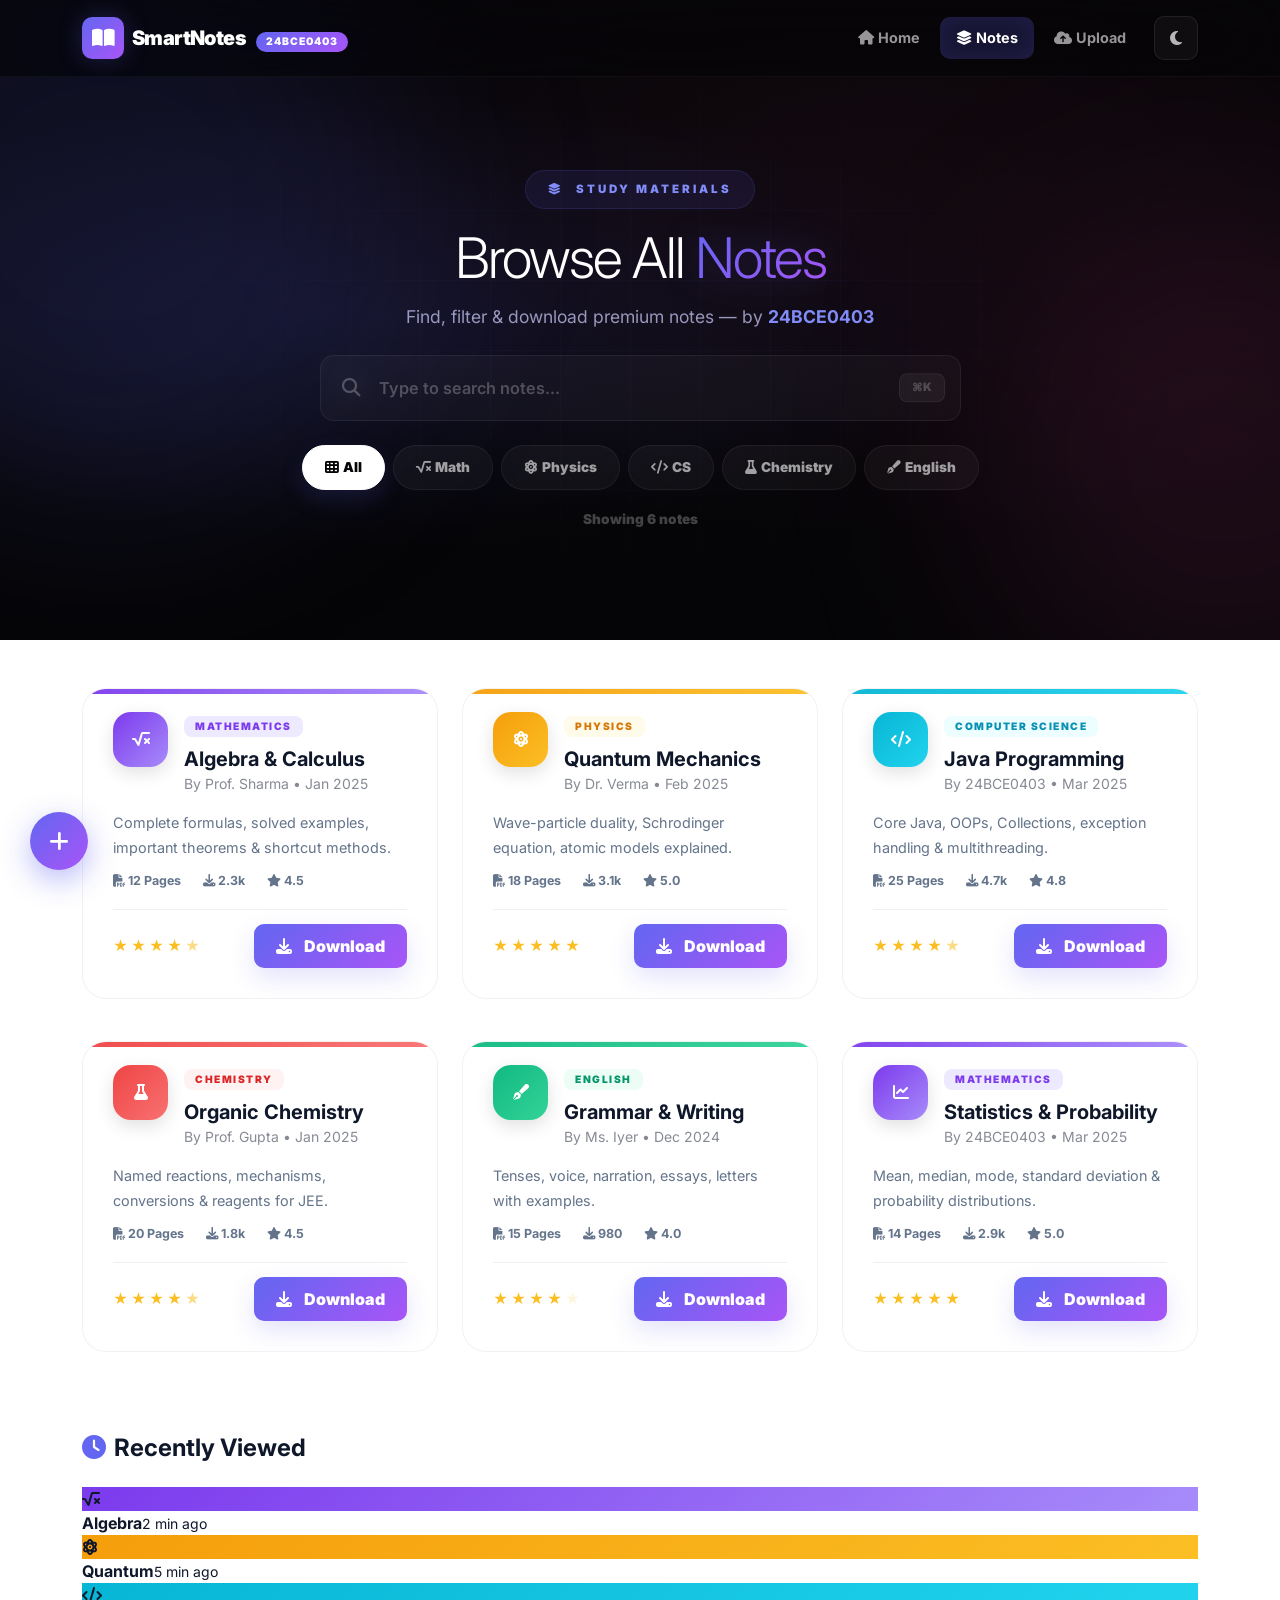
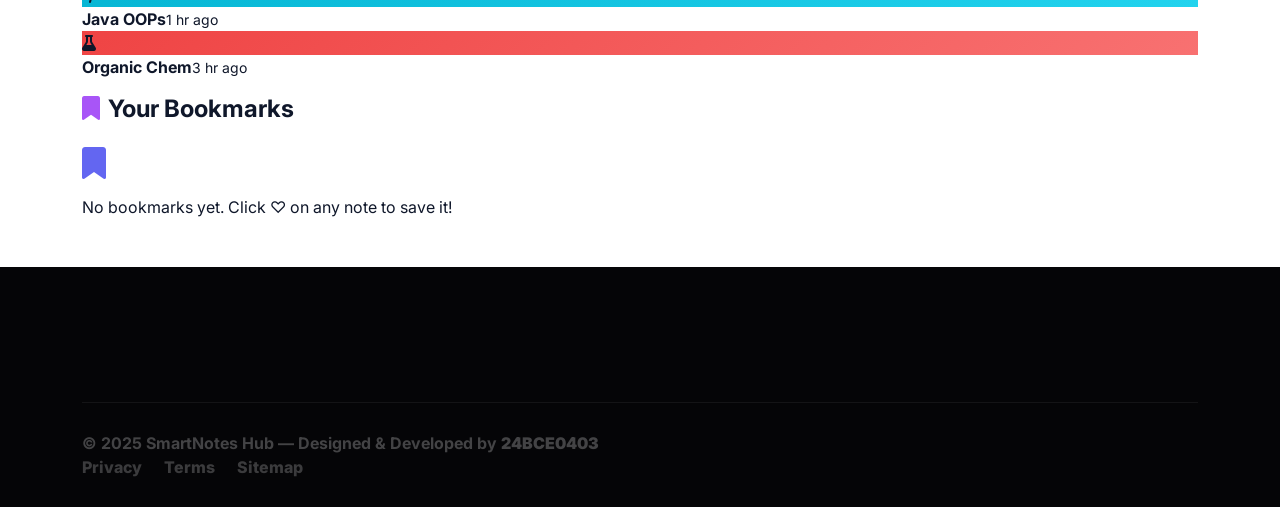
<file: notes.html>
<!DOCTYPE html>
<html lang="en">
<head>
  <meta charset="UTF-8">
  <meta name="viewport" content="width=device-width, initial-scale=1.0">
  <title>Notes | 24BCE0403</title>
  <link href="https://cdn.jsdelivr.net/npm/bootstrap@5.3.0/dist/css/bootstrap.min.css" rel="stylesheet">
  <link href="https://fonts.googleapis.com/css2?family=Inter:wght@300;400;500;600;700;800;900&display=swap" rel="stylesheet">
  <link rel="stylesheet" href="https://cdnjs.cloudflare.com/ajax/libs/font-awesome/6.4.0/css/all.min.css">
  <link rel="stylesheet" href="css/style.css">
</head>
<body>

<div class="scroll-progress" id="scrollProgress"></div>

<nav class="navbar navbar-expand-lg fixed-top premium-nav" id="mainNav">
  <div class="container">
    <a class="navbar-brand d-flex align-items-center gap-2" href="index.html">
      <div class="nav-logo-icon"><i class="fas fa-book-open"></i></div>
      <div><span class="nav-logo-text">SmartNotes</span><span class="nav-id-badge">24BCE0403</span></div>
    </a>
    <button class="navbar-toggler border-0" type="button" data-bs-toggle="collapse" data-bs-target="#navbarNav"><span class="navbar-toggler-icon"></span></button>
    <div class="collapse navbar-collapse" id="navbarNav">
      <ul class="navbar-nav ms-auto align-items-center gap-1">
        <li class="nav-item"><a class="nav-link" href="index.html"><i class="fas fa-home me-1"></i>Home</a></li>
        <li class="nav-item"><a class="nav-link active" href="notes.html"><i class="fas fa-layer-group me-1"></i>Notes</a></li>
        <li class="nav-item"><a class="nav-link" href="contact.html"><i class="fas fa-cloud-arrow-up me-1"></i>Upload</a></li>
        <li class="nav-item ms-2"><button onclick="toggleDarkMode()" class="theme-btn" id="themeBtn"><i class="fas fa-moon"></i></button></li>
      </ul>
    </div>
  </div>
</nav>

<section class="notes-hero-ultra">
  <div class="hero-glow-orb orb-1"></div>
  <div class="hero-glow-orb orb-2"></div>
  <div class="hero-grid-bg"></div>
  <div class="container text-center position-relative" style="z-index:2;">
    <div class="section-chip fade-in"><i class="fas fa-layer-group me-1"></i>STUDY MATERIALS</div>
    <h1 class="display-4 fw-900 text-white mt-3 fade-in-up" style="letter-spacing:-2px;">Browse All <span class="gradient-text-pro">Notes</span></h1>
    <p class="fade-in-up delay-1" style="color:rgba(210,210,255,0.7); font-size:1.1rem; margin-top:12px;">Find, filter & download premium notes — by <strong style="color:var(--primary-light)">24BCE0403</strong></p>
    <div class="row justify-content-center mt-4 fade-in-up delay-2">
      <div class="col-md-7">
        <div class="search-ultra"><div class="search-icon-ultra"><i class="fas fa-search"></i></div><input type="text" id="search" onkeyup="searchNotes()" class="search-field-ultra" placeholder="Type to search notes..."><div class="search-kbd">⌘K</div></div>
      </div>
    </div>
    <div class="mt-4 d-flex justify-content-center gap-2 flex-wrap fade-in-up delay-3">
      <button class="filter-chip active" onclick="filterNotes('all')"><i class="fas fa-th me-1"></i>All</button>
      <button class="filter-chip" onclick="filterNotes('math')"><i class="fas fa-square-root-variable me-1"></i>Math</button>
      <button class="filter-chip" onclick="filterNotes('physics')"><i class="fas fa-atom me-1"></i>Physics</button>
      <button class="filter-chip" onclick="filterNotes('cs')"><i class="fas fa-code me-1"></i>CS</button>
      <button class="filter-chip" onclick="filterNotes('chemistry')"><i class="fas fa-flask me-1"></i>Chemistry</button>
      <button class="filter-chip" onclick="filterNotes('english')"><i class="fas fa-pen-fancy me-1"></i>English</button>
    </div>
    <div class="mt-3 fade-in-up delay-3"><span class="results-count" id="resultsCount">Showing 6 notes</span></div>
  </div>
</section>

<div class="container py-5">
  <div class="row g-4" id="notes-container">
    <div class="col-lg-4 col-md-6 note-wrapper" data-category="math"><div class="note-ultra" data-tilt><div class="note-ultra-glow math-glow"></div><div class="note-ultra-top"><div class="note-ultra-icon math-icon"><i class="fas fa-square-root-variable"></i></div><div><div class="note-ultra-badge math-badge">MATHEMATICS</div><h5 class="fw-bold mt-1 mb-0">Algebra & Calculus</h5><small class="opacity-50">By Prof. Sharma • Jan 2025</small></div></div><p class="note-ultra-desc">Complete formulas, solved examples, important theorems & shortcut methods.</p><div class="note-ultra-meta"><span><i class="fas fa-file-pdf"></i> 12 Pages</span><span><i class="fas fa-download"></i> 2.3k</span><span><i class="fas fa-star"></i> 4.5</span></div><div class="note-ultra-footer"><div class="note-ultra-rating"><span class="star">★</span><span class="star">★</span><span class="star">★</span><span class="star">★</span><span class="star half">★</span></div><button class="btn-dl" onclick="downloadNote(this)"><i class="fas fa-download me-1"></i>Download</button></div></div></div>

    <div class="col-lg-4 col-md-6 note-wrapper" data-category="physics"><div class="note-ultra" data-tilt><div class="note-ultra-glow physics-glow"></div><div class="note-ultra-top"><div class="note-ultra-icon physics-icon"><i class="fas fa-atom"></i></div><div><div class="note-ultra-badge physics-badge">PHYSICS</div><h5 class="fw-bold mt-1 mb-0">Quantum Mechanics</h5><small class="opacity-50">By Dr. Verma • Feb 2025</small></div></div><p class="note-ultra-desc">Wave-particle duality, Schrodinger equation, atomic models explained.</p><div class="note-ultra-meta"><span><i class="fas fa-file-pdf"></i> 18 Pages</span><span><i class="fas fa-download"></i> 3.1k</span><span><i class="fas fa-star"></i> 5.0</span></div><div class="note-ultra-footer"><div class="note-ultra-rating"><span class="star">★</span><span class="star">★</span><span class="star">★</span><span class="star">★</span><span class="star">★</span></div><button class="btn-dl" onclick="downloadNote(this)"><i class="fas fa-download me-1"></i>Download</button></div></div></div>

    <div class="col-lg-4 col-md-6 note-wrapper" data-category="cs"><div class="note-ultra" data-tilt><div class="note-ultra-glow cs-glow"></div><div class="note-ultra-top"><div class="note-ultra-icon cs-icon"><i class="fas fa-code"></i></div><div><div class="note-ultra-badge cs-badge">COMPUTER SCIENCE</div><h5 class="fw-bold mt-1 mb-0">Java Programming</h5><small class="opacity-50">By 24BCE0403 • Mar 2025</small></div></div><p class="note-ultra-desc">Core Java, OOPs, Collections, exception handling & multithreading.</p><div class="note-ultra-meta"><span><i class="fas fa-file-pdf"></i> 25 Pages</span><span><i class="fas fa-download"></i> 4.7k</span><span><i class="fas fa-star"></i> 4.8</span></div><div class="note-ultra-footer"><div class="note-ultra-rating"><span class="star">★</span><span class="star">★</span><span class="star">★</span><span class="star">★</span><span class="star half">★</span></div><button class="btn-dl" onclick="downloadNote(this)"><i class="fas fa-download me-1"></i>Download</button></div></div></div>

    <div class="col-lg-4 col-md-6 note-wrapper" data-category="chemistry"><div class="note-ultra" data-tilt><div class="note-ultra-glow chem-glow"></div><div class="note-ultra-top"><div class="note-ultra-icon chem-icon"><i class="fas fa-flask"></i></div><div><div class="note-ultra-badge chem-badge">CHEMISTRY</div><h5 class="fw-bold mt-1 mb-0">Organic Chemistry</h5><small class="opacity-50">By Prof. Gupta • Jan 2025</small></div></div><p class="note-ultra-desc">Named reactions, mechanisms, conversions & reagents for JEE.</p><div class="note-ultra-meta"><span><i class="fas fa-file-pdf"></i> 20 Pages</span><span><i class="fas fa-download"></i> 1.8k</span><span><i class="fas fa-star"></i> 4.5</span></div><div class="note-ultra-footer"><div class="note-ultra-rating"><span class="star">★</span><span class="star">★</span><span class="star">★</span><span class="star">★</span><span class="star half">★</span></div><button class="btn-dl" onclick="downloadNote(this)"><i class="fas fa-download me-1"></i>Download</button></div></div></div>

    <div class="col-lg-4 col-md-6 note-wrapper" data-category="english"><div class="note-ultra" data-tilt><div class="note-ultra-glow eng-glow"></div><div class="note-ultra-top"><div class="note-ultra-icon eng-icon"><i class="fas fa-pen-fancy"></i></div><div><div class="note-ultra-badge eng-badge">ENGLISH</div><h5 class="fw-bold mt-1 mb-0">Grammar & Writing</h5><small class="opacity-50">By Ms. Iyer • Dec 2024</small></div></div><p class="note-ultra-desc">Tenses, voice, narration, essays, letters with examples.</p><div class="note-ultra-meta"><span><i class="fas fa-file-pdf"></i> 15 Pages</span><span><i class="fas fa-download"></i> 980</span><span><i class="fas fa-star"></i> 4.0</span></div><div class="note-ultra-footer"><div class="note-ultra-rating"><span class="star">★</span><span class="star">★</span><span class="star">★</span><span class="star">★</span><span class="star empty">★</span></div><button class="btn-dl" onclick="downloadNote(this)"><i class="fas fa-download me-1"></i>Download</button></div></div></div>

    <div class="col-lg-4 col-md-6 note-wrapper" data-category="math"><div class="note-ultra" data-tilt><div class="note-ultra-glow math-glow"></div><div class="note-ultra-top"><div class="note-ultra-icon math-icon"><i class="fas fa-chart-line"></i></div><div><div class="note-ultra-badge math-badge">MATHEMATICS</div><h5 class="fw-bold mt-1 mb-0">Statistics & Probability</h5><small class="opacity-50">By 24BCE0403 • Mar 2025</small></div></div><p class="note-ultra-desc">Mean, median, mode, standard deviation & probability distributions.</p><div class="note-ultra-meta"><span><i class="fas fa-file-pdf"></i> 14 Pages</span><span><i class="fas fa-download"></i> 2.9k</span><span><i class="fas fa-star"></i> 5.0</span></div><div class="note-ultra-footer"><div class="note-ultra-rating"><span class="star">★</span><span class="star">★</span><span class="star">★</span><span class="star">★</span><span class="star">★</span></div><button class="btn-dl" onclick="downloadNote(this)"><i class="fas fa-download me-1"></i>Download</button></div></div></div>
  </div>

  <div id="no-results" class="text-center py-5 mt-5" style="display:none;"><div class="no-results-icon"><i class="fas fa-search"></i></div><h3 class="mt-3">No notes found</h3><p class="text-muted">Try different keywords</p><button class="btn-premium mt-3" onclick="filterNotes('all')"><span class="btn-premium-bg"></span><span class="btn-premium-text">Show All Notes</span></button></div>
</div>

<section class="container mt-3 mb-3">
  <h4 class="fw-bold mb-4"><i class="fas fa-clock me-2" style="color:var(--primary)"></i>Recently Viewed</h4>
  <div class="recent-strip">
    <div class="recent-item"><div class="ri-icon" style="background:linear-gradient(135deg,#7c3aed,#a78bfa)"><i class="fas fa-square-root-variable"></i></div><div><strong>Algebra</strong><small>2 min ago</small></div></div>
    <div class="recent-item"><div class="ri-icon" style="background:linear-gradient(135deg,#f59e0b,#fbbf24)"><i class="fas fa-atom"></i></div><div><strong>Quantum</strong><small>5 min ago</small></div></div>
    <div class="recent-item"><div class="ri-icon" style="background:linear-gradient(135deg,#06b6d4,#22d3ee)"><i class="fas fa-code"></i></div><div><strong>Java OOPs</strong><small>1 hr ago</small></div></div>
    <div class="recent-item"><div class="ri-icon" style="background:linear-gradient(135deg,#ef4444,#f87171)"><i class="fas fa-flask"></i></div><div><strong>Organic Chem</strong><small>3 hr ago</small></div></div>
  </div>
</section>

<section class="container mt-3 mb-5">
  <h4 class="fw-bold mb-4"><i class="fas fa-bookmark me-2" style="color:var(--accent)"></i>Your Bookmarks</h4>
  <div class="bookmark-empty"><i class="fas fa-bookmark fa-2x mb-3" style="color:var(--primary)"></i><p class="mb-0">No bookmarks yet. Click ♡ on any note to save it!</p></div>
</section>

<footer class="footer-ultra"><div class="container"><div class="footer-bottom"><p>© 2025 SmartNotes Hub — Designed & Developed by <strong>24BCE0403</strong></p><div class="footer-bottom-links"><a href="#">Privacy</a><a href="#">Terms</a><a href="#">Sitemap</a></div></div></div></footer>

<button id="backToTop" class="top-btn" onclick="scrollToTop()"><i class="fas fa-arrow-up"></i></button>

<div class="fab-container">
  <button class="fab-main" onclick="toggleFab()" id="fabBtn"><i class="fas fa-plus"></i></button>
  <div class="fab-menu" id="fabMenu">
    <a href="index.html" class="fab-item" data-tooltip="Home"><i class="fas fa-home"></i></a>
    <a href="contact.html" class="fab-item" data-tooltip="Upload"><i class="fas fa-cloud-arrow-up"></i></a>
    <a href="#" class="fab-item" data-tooltip="Dark Mode" onclick="toggleDarkMode()"><i class="fas fa-moon"></i></a>
  </div>
</div>

<script src="https://cdn.jsdelivr.net/npm/bootstrap@5.3.0/dist/js/bootstrap.bundle.min.js"></script>
<script src="js/script.js"></script>
</body>
</html>
</file>
<file: css/style.css>
/* ==========================================
   SmartNotes — Premium UI
   Designed by 24BCE0403
   ========================================== */

/* Base */
*, *::before, *::after { box-sizing: border-box; }
html { scroll-behavior: smooth; }
body{
  font-family: 'Inter', sans-serif;
  background:#fff;
  color:#0f172a;
  overflow-x:hidden;
  cursor: default; /* normal cursor */
}
a{ text-decoration:none; }
img{ max-width:100%; }

/* Theme variables */
:root{
  --primary:#6366f1;
  --primary-light:#818cf8;
  --accent:#a855f7;
  --accent-2:#ec4899;
  --cyan:#06b6d4;
  --bg:#0b0b10;
  --card:#0f0f18;
  --surface:rgba(255,255,255,0.06);
  --text-light:#a6a6b6;
  --border:rgba(255,255,255,0.06);
  --shadow: 0 25px 60px rgba(0,0,0,0.45);
  --radius:24px;
  --radius-sm:14px;
  --radius-xs:10px;
}

/* ===================== Preloader ===================== */
#preloader{
  position:fixed; inset:0;
  background: #050507;
  display:flex; align-items:center; justify-content:center;
  z-index:9999999;
  transition: opacity .6s, visibility .6s;
}
#preloader.hidden{ opacity:0; visibility:hidden; }

.loader-container{ text-align:center; color:#fff; }
.loader-logo-ring{
  width:90px; height:90px; margin:0 auto 20px; position:relative;
}
.loader-logo-ring svg{ width:100%; height:100%; transform:rotate(-90deg); }
.loader-track{ fill:none; stroke: rgba(99,102,241,0.15); stroke-width:2.5; }
.loader-fill-anim{
  fill:none; stroke: var(--primary);
  stroke-width:2.5; stroke-linecap:round;
  stroke-dasharray: 283;
  stroke-dashoffset: 283;
  animation: loaderSpin 1.5s ease-in-out infinite;
}
@keyframes loaderSpin{
  0%{ stroke-dashoffset:283; transform:rotate(0deg); }
  50%{ stroke-dashoffset:70; }
  100%{ stroke-dashoffset:283; transform:rotate(360deg); }
}
.loader-icon{
  position:absolute; inset:0;
  display:grid; place-items:center;
  color: var(--primary);
  font-size:1.6rem;
}
.loader-brand{
  margin-top:6px;
  font-weight:900;
  font-size:1.8rem;
  letter-spacing:-1px;
}
.loader-sub{
  margin-top:5px;
  font-weight:800;
  letter-spacing:4px;
  font-size:.8rem;
  color: var(--primary);
}
.loader-bar{
  width:220px; height:3px;
  background: rgba(255,255,255,0.07);
  border-radius:10px;
  overflow:hidden;
  margin:20px auto 0;
}
.loader-progress{
  height:100%;
  width:0%;
  background: linear-gradient(90deg, var(--primary), var(--accent), var(--cyan));
  animation: loaderFill 2s ease forwards;
}
@keyframes loaderFill{ to{ width:100%; } }
.loader-tip{
  margin-top:16px;
  color: rgba(255,255,255,0.25);
  font-size:.72rem;
  font-weight:700;
}

/* ===================== Scroll progress ===================== */
.scroll-progress{
  position:fixed; top:0; left:0;
  height:3px; width:0%;
  z-index:9999999;
  background: linear-gradient(90deg, var(--primary), var(--accent), var(--accent-2), var(--cyan));
  background-size:300% 100%;
  animation: progressGradient 3s linear infinite;
  box-shadow: 0 0 15px rgba(99,102,241,0.45);
}
@keyframes progressGradient{
  0%{ background-position:0% 50%; }
  100%{ background-position:300% 50%; }
}

/* ===================== Cursor normal ===================== */
/* (No custom cursor elements needed) */

/* ===================== Navbar ===================== */
.premium-nav{
  background: rgba(5,5,7,0.65);
  backdrop-filter: blur(35px) saturate(180%);
  -webkit-backdrop-filter: blur(35px) saturate(180%);
  border-bottom: 1px solid rgba(255,255,255,0.04);
  padding: 12px 0;
  transition: all .45s;
}
.premium-nav.scrolled{
  padding: 8px 0;
  background: rgba(5,5,7,0.95);
  box-shadow: 0 12px 40px rgba(0,0,0,0.35);
}

.nav-logo-icon{
  width:42px; height:42px;
  border-radius: var(--radius-xs);
  display:grid; place-items:center;
  background: linear-gradient(135deg, var(--primary), var(--accent));
  box-shadow: 0 0 25px rgba(99,102,241,0.25);
  color:#fff;
  transition: transform .4s ease;
}
.nav-logo-icon:hover{ transform: rotate(10deg) scale(1.05); }
.nav-logo-text{
  color:#fff;
  font-weight:950;
  letter-spacing:-.6px;
  font-size:1.25rem;
  line-height:1.1;
}
.nav-id-badge{
  margin-left:10px;
  display:inline-flex;
  align-items:center;
  padding:2px 10px;
  border-radius: 999px;
  background: linear-gradient(135deg, var(--primary), var(--accent));
  color:#fff;
  font-size:.65rem;
  font-weight:900;
  letter-spacing:1px;
  text-transform:uppercase;
}

.premium-nav .nav-link{
  color: rgba(255,255,255,0.58) !important;
  font-weight:700;
  font-size:.9rem;
  padding: 10px 16px !important;
  border-radius: var(--radius-xs);
  transition: all .35s ease;
  position:relative;
}
.premium-nav .nav-link:hover{
  color:#fff !important;
  background: rgba(99,102,241,0.12);
}
.premium-nav .nav-link.active{
  color:#fff !important;
  background: rgba(99,102,241,0.18);
  box-shadow: inset 0 0 25px rgba(99,102,241,0.12);
}
.nav-kbd{
  margin-left:10px;
  background: rgba(255,255,255,0.08);
  color: rgba(255,255,255,0.7);
  border: 1px solid rgba(255,255,255,0.08);
  padding: 2px 8px;
  border-radius:8px;
  font-size:.72rem;
  font-weight:900;
}

.theme-btn,
.nav-search-btn,
.notif-btn{
  border:1px solid rgba(255,255,255,0.08);
  background: rgba(255,255,255,0.04);
  color: rgba(255,255,255,0.7);
  border-radius: var(--radius-xs);
  width:44px; height:44px;
  display:grid; place-items:center;
  cursor:pointer;
  transition: all .35s ease;
}
.nav-search-btn{
  width:auto; padding: 10px 14px;
  gap:8px;
  display:flex; align-items:center;
}
.theme-btn:hover,
.nav-search-btn:hover,
.notif-btn:hover{
  background: rgba(99,102,241,0.16);
  border-color: rgba(99,102,241,0.35);
  color:#fff;
  transform: translateY(-2px);
}
.notif-btn{ position:relative; }
.notif-badge{
  position:absolute; top:-6px; right:-6px;
  width:20px; height:20px;
  border-radius:50%;
  background: #ef4444;
  color:#fff;
  display:grid; place-items:center;
  font-size:.65rem;
  font-weight:900;
  box-shadow: 0 0 20px rgba(239,68,68,0.4);
  animation: notifPulse 1.8s infinite;
}
@keyframes notifPulse{
  0%,100%{ transform: scale(1); }
  50%{ transform: scale(1.15); }
}

/* ===================== Notification panel ===================== */
.notif-panel{
  position:fixed;
  top:76px; right:20px;
  width:380px;
  z-index:999999;
  background: rgba(15,15,24,0.92);
  backdrop-filter: blur(25px);
  -webkit-backdrop-filter: blur(25px);
  border:1px solid rgba(255,255,255,0.06);
  border-radius: var(--radius);
  box-shadow: 0 25px 60px rgba(0,0,0,0.45);
  display:none;
  animation: panelIn .35s ease;
}
.notif-panel.active{ display:block; }
@keyframes panelIn{
  from{ opacity:0; transform: translateY(-10px) scale(.98); }
  to{ opacity:1; transform: translateY(0) scale(1); }
}
.notif-header{
  padding:18px 20px;
  display:flex; justify-content:space-between; align-items:center;
  border-bottom:1px solid rgba(255,255,255,0.06);
}
.notif-header h6{ color:#fff; font-weight:900; }
.notif-clear{
  background:none; border:none;
  color: rgba(129,140,248,1);
  font-weight:900;
  cursor:pointer;
  transition:.2s;
}
.notif-clear:hover{ color:#fff; }

.notif-list{ max-height:320px; overflow:auto; }
.notif-item{
  padding:16px 20px;
  border-bottom:1px solid rgba(255,255,255,0.05);
  display:flex; gap:14px; align-items:flex-start;
  cursor:pointer;
  transition: .25s ease;
}
.notif-item:last-child{ border-bottom:none; }
.notif-item:hover{ background: rgba(99,102,241,0.06); }
.notif-item.unread{ background: rgba(99,102,241,0.05); }
.notif-dot{
  width:7px; height:7px; border-radius:50%;
  background: var(--primary);
  box-shadow: 0 0 10px rgba(99,102,241,0.45);
  margin-top:8px;
}
.notif-icon{
  width:40px; height:40px;
  border-radius: 12px;
  display:grid; place-items:center;
  color:#fff;
  flex-shrink:0;
}
.notif-icon.blue{ background: rgba(99,102,241,0.12); color: var(--primary-light); }
.notif-icon.green{ background: rgba(16,185,129,0.12); color: #34d399; }
.notif-icon.purple{ background: rgba(168,85,247,0.12); color: #c084fc; }
.notif-item strong{ color: rgba(255,255,255,0.95); font-weight:900; font-size:.88rem; }
.notif-item p{ margin:3px 0 0; font-size:.78rem; color: rgba(255,255,255,0.45); line-height:1.3; }
.notif-item small{ display:block; font-size:.68rem; color: rgba(255,255,255,0.22); margin-top:6px; }

/* ===================== Command palette ===================== */
.command-palette{
  position:fixed; inset:0;
  z-index:9999999;
  display:none; place-items:center;
  background: rgba(0,0,0,0.72);
  backdrop-filter: blur(20px);
  -webkit-backdrop-filter: blur(20px);
}
.command-palette.active{ display:grid; }
.command-box{
  width:92%;
  max-width:580px;
  background: rgba(12,12,16,0.98);
  border:1px solid rgba(255,255,255,0.06);
  border-radius: var(--radius);
  box-shadow: var(--shadow);
  overflow:hidden;
  animation: modalPop .35s cubic-bezier(.4,0,0.2,1);
}
@keyframes modalPop{
  from{ transform: scale(.98) translateY(10px); opacity:0; }
  to{ transform: scale(1) translateY(0); opacity:1; }
}
.command-header{
  padding:18px 20px;
  border-bottom:1px solid rgba(255,255,255,0.06);
  display:flex; align-items:center; gap:12px;
  background: rgba(255,255,255,0.02);
}
.command-header i{ color: rgba(129,140,248,1); font-size:1.1rem; }
.command-header input{
  flex:1;
  border:none; outline:none;
  background:transparent;
  color:#fff;
  font-size:1rem;
  font-weight:600;
  font-family:'Inter', sans-serif;
}
.command-header input::placeholder{ color: rgba(255,255,255,0.25); }
.command-esc{
  background: rgba(255,255,255,0.06);
  border:1px solid rgba(255,255,255,0.06);
  padding:4px 10px;
  border-radius:8px;
  color: rgba(255,255,255,0.35);
  font-weight:900;
  font-size:.7rem;
}
.command-list{
  max-height:380px;
  overflow:auto;
  padding: 10px;
}
.command-group{
  padding:10px 14px 6px;
  color: rgba(255,255,255,0.22);
  font-weight:900;
  font-size:.68rem;
  letter-spacing:2px;
  text-transform:uppercase;
}
.command-item{
  display:flex; align-items:center; gap:12px;
  padding:12px 14px;
  border-radius: 12px;
  cursor:pointer;
  transition:.2s ease;
  color: rgba(255,255,255,0.7);
  user-select:none;
}
.command-item:hover{
  background: linear-gradient(135deg, rgba(99,102,241,0.12), rgba(236,72,153,0.07));
  color:#fff;
}
.command-item i{ width:22px; text-align:center; color: rgba(129,140,248,1); }
.command-item span:first-of-type{ flex:1; font-weight:700; }
.command-shortcut{
  background: rgba(255,255,255,0.05);
  border:1px solid rgba(255,255,255,0.04);
  padding:4px 10px;
  border-radius: 8px;
  color: rgba(255,255,255,0.25);
  font-size:.7rem;
  font-weight:900;
}

/* ===================== Toast ===================== */
.toast-container{
  position:fixed;
  top:85px; right:20px;
  z-index:999999;
  display:flex; flex-direction:column;
  gap:12px;
}
.custom-toast{
  background: rgba(12,12,16,0.98);
  color:#fff;
  border:1px solid rgba(255,255,255,0.06);
  border-radius: var(--radius-sm);
  box-shadow: 0 25px 60px rgba(0,0,0,0.45);
  padding:16px 22px;
  display:flex; align-items:center; gap:14px;
  min-width:320px;
  animation: slideInRight .5s ease;
}
@keyframes slideInRight{
  from{ transform: translateX(110%); opacity:0; }
  to{ transform: translateX(0); opacity:1; }
}
.toast-icon{
  width:38px; height:38px;
  border-radius: 12px;
  background: rgba(99,102,241,0.12);
  color: rgba(129,140,248,1);
  display:grid; place-items:center;
  flex-shrink:0;
}
.toast-body strong{ color:#fff; font-weight:900; }
.toast-body p{ margin:3px 0 0; color: rgba(255,255,255,0.45); font-size:.78rem; }
.toast-close{
  margin-left:auto;
  border:none; background:transparent; color: rgba(255,255,255,0.25);
  font-size:1.5rem; cursor:pointer;
}
.toast-close:hover{ color:#fff; }

/* ===================== Hero ===================== */
.hero-ultra{
  min-height:100vh;
  background: #050507;
  position:relative;
  overflow:hidden;
  padding-top: 92px;
  display:flex;
  align-items:center;
  color:#fff;
}
.hero-ultra::before{
  content:'';
  position:absolute; inset:0;
  background:
    radial-gradient(ellipse at 20% 50%, rgba(99,102,241,0.20) 0%, transparent 50%),
    radial-gradient(ellipse at 80% 20%, rgba(168,85,247,0.12) 0%, transparent 50%),
    radial-gradient(ellipse at 60% 80%, rgba(6,182,212,0.10) 0%, transparent 50%);
  animation: meshMove 15s ease-in-out infinite;
}
@keyframes meshMove{
  0%,100%{ transform: translate(0,0) scale(1); }
  25%{ transform: translate(22px,-18px) scale(1.02); }
  50%{ transform: translate(-14px,16px) scale(.98); }
  75%{ transform: translate(10px,12px) scale(1.01); }
}
#meshGradient{
  position:absolute; inset:0;
  pointer-events:none;
  opacity:.65;
}
.hero-glow-orb{
  position:absolute; border-radius:50%;
  filter: blur(100px);
  pointer-events:none;
  animation: orbFloat 12s ease-in-out infinite;
}
.orb-1{ width:600px; height:600px; background: rgba(99,102,241,0.12); top:-15%; left:-15%; }
.orb-2{ width:500px; height:500px; background: rgba(236,72,153,0.10); bottom:-10%; right:-15%; animation-delay:4s; }
.orb-3{ width:350px; height:350px; background: rgba(6,182,212,0.08); top:35%; left:55%; animation-delay:8s; }

@keyframes orbFloat{
  0%,100%{ transform: translate(0,0) scale(1); }
  25%{ transform: translate(40px,-30px) scale(1.15); }
  50%{ transform: translate(-25px,40px) scale(.9); }
  75%{ transform: translate(20px,20px) scale(1.05); }
}
.hero-grid-bg{
  position:absolute; inset:0;
  background-image:
    linear-gradient(rgba(99,102,241,0.04) 1px, transparent 1px),
    linear-gradient(90deg, rgba(99,102,241,0.04) 1px, transparent 1px);
  background-size: 70px 70px;
  mask-image: radial-gradient(ellipse at center, #000 20%, transparent 70%);
  -webkit-mask-image: radial-gradient(ellipse at center, #000 20%, transparent 70%);
  pointer-events:none;
}
.hero-inner{
  position:relative; z-index:2; text-align:center;
  padding: 0 15px;
  width:100%;
}
.hero-chip{
  display:inline-flex; align-items:center; gap:10px;
  background: rgba(255,255,255,0.04);
  border:1px solid rgba(255,255,255,0.06);
  border-radius:999px;
  padding: 10px 12px;
  backdrop-filter: blur(15px);
  margin-bottom: 30px;
}
.chip-dot{
  width:8px; height:8px; border-radius:50%;
  background:#10b981;
  box-shadow: 0 0 12px rgba(16,185,129,0.6);
  animation: dotPulse 2s infinite;
}
@keyframes dotPulse{
  0%,100%{ opacity:1; transform: scale(1); }
  50%{ opacity:.6; transform: scale(.7); }
}
.chip-arrow{
  width:30px; height:30px; border-radius:50%;
  background: rgba(255,255,255,0.08);
  display:grid; place-items:center;
}

.hero-heading{
  font-size: clamp(2.8rem, 7vw, 5.5rem);
  font-weight: 950;
  line-height:1.05;
  letter-spacing: -3px;
}
.line-1{ color: rgba(255,255,255,0.96); text-shadow: 0 0 40px rgba(255,255,255,0.08); }
.line-3{ color: rgba(255,255,255,0.5); font-weight:300; letter-spacing:-1px; }
.type-cursor{
  color: var(--accent-2);
  animation: cursorBlink .8s infinite;
  font-weight:300;
}
@keyframes cursorBlink{ 0%,100%{opacity:1} 50%{opacity:0} }

.gradient-text-pro{
  background: linear-gradient(135deg, var(--primary), var(--accent), var(--accent-2), var(--cyan));
  background-size: 300% 300%;
  -webkit-background-clip:text;
  -webkit-text-fill-color: transparent;
  animation: gradientFlow 5s ease infinite;
  filter: drop-shadow(0 0 18px rgba(99,102,241,0.25));
}
@keyframes gradientFlow{
  0%{ background-position:0% 50%; }
  50%{ background-position:100% 50%; }
  100%{ background-position:0% 50%; }
}

/* >>> IMPORTANT: the line you asked to fix (Study Smarter/Not Harder sub text) <<< */
.hero-para{
  margin: 25px auto 0;
  max-width: 640px;
  color: rgba(210,210,255,0.88);
  font-size: 1.18rem;
  line-height: 1.85;
  font-weight: 400;
  text-shadow: 0 0 25px rgba(99,102,241,0.12);
}
.hero-cta{
  margin-top: 40px;
  display:flex;
  justify-content:center;
  align-items:center;
  gap: 16px;
  flex-wrap: wrap;
}

/* Buttons */
.btn-premium{
  position:relative;
  padding: 18px 42px;
  border-radius: var(--radius-sm);
  font-weight: 900;
  font-size: .98rem;
  border:none;
  background: transparent;
  color:#fff;
  cursor:pointer;
  overflow:hidden;
  transition: all .45s cubic-bezier(.4,0,.2,1);
}
.btn-premium-bg{
  position:absolute; inset:0;
  background: linear-gradient(135deg, var(--primary), var(--accent), var(--accent-2));
  z-index:0;
  transition: opacity .3s ease;
}
.btn-premium-text{ position:relative; z-index:1; display:flex; align-items:center; justify-content:center; gap:10px; }
.btn-premium::after{
  content:'';
  position:absolute; inset:-30px;
  background: linear-gradient(90deg, transparent, rgba(255,255,255,0.25), transparent);
  transform: translateX(-140%);
  animation: btnShine 3.5s infinite;
  z-index:1;
}
@keyframes btnShine{
  0%{ transform: translateX(-140%); }
  45%{ transform: translateX(140%); }
  100%{ transform: translateX(140%); }
}
.btn-premium:hover{
  transform: translateY(-4px) scale(1.02);
  box-shadow: 0 20px 60px rgba(99,102,241,0.35);
}

.btn-outline-premium{
  padding: 18px 42px;
  border-radius: var(--radius-sm);
  border: 1px solid rgba(255,255,255,0.14);
  background: rgba(255,255,255,0.04);
  color: rgba(255,255,255,0.82);
  font-weight: 900;
  transition: all .35s ease;
  backdrop-filter: blur(10px);
}
.btn-outline-premium:hover{
  background: rgba(255,255,255,0.08);
  border-color: rgba(99,102,241,0.45);
  color:#fff;
  transform: translateY(-3px);
}

.btn-icon-premium{
  width:58px; height:58px;
  border-radius: 50%;
  border: 1px solid rgba(255,255,255,0.14);
  background: rgba(255,255,255,0.04);
  display:grid; place-items:center;
  color:#fff;
  transition: all .35s ease;
}
.btn-icon-premium:hover{
  background: rgba(99,102,241,0.20);
  border-color: rgba(99,102,241,0.45);
  transform: scale(1.12);
}

/* ===================== Stats glass ===================== */
.stats-glass{
  margin: 60px auto 0;
  max-width: 860px;
  background: rgba(255,255,255,0.02);
  border:1px solid rgba(255,255,255,0.06);
  border-radius: var(--radius);
  padding: 35px 55px;
  display:flex;
  justify-content:center;
  align-items:center;
  gap:0;
  backdrop-filter: blur(22px);
}
.stat-glass-item{
  flex:1;
  text-align:center;
  min-width: 160px;
}
.stat-glass-divider{
  width:1px; height:70px;
  background: rgba(255,255,255,0.08);
  margin:0 14px;
}
.stat-ring{ width:60px; height:60px; margin:0 auto 10px; }
.stat-ring svg{ width:100%; height:100%; transform: rotate(-90deg); }
.stat-ring-bg{ fill:none; stroke: rgba(255,255,255,0.05); stroke-width:2.5; }
.stat-ring-fill{
  fill:none; stroke-width:2.5; stroke-linecap:round;
  animation: ringFill 2.5s ease forwards;
  stroke-dasharray: 0, 100;
}
.stat-ring-value{
  margin-top:-58px;
  position:relative;
  display:grid;
  place-items:center;
  color: rgba(255,255,255,0.5);
}
@keyframes ringFill{ from{ stroke-dasharray: 0,100; } }

/* Trusted by */
.trusted-by{
  margin-top: 45px;
  text-align:center;
}
.trusted-by > span{
  font-size:.7rem;
  color: rgba(255,255,255,0.26);
  text-transform:uppercase;
  letter-spacing:3px;
  font-weight:900;
}
.trust-logos{
  display:flex; justify-content:center; gap:12px;
  margin-top: 18px;
  flex-wrap: wrap;
}
.trust-logo{
  padding:8px 22px;
  border-radius: var(--radius-xs);
  border:1px solid rgba(255,255,255,0.05);
  background: rgba(255,255,255,0.03);
  color: rgba(255,255,255,0.24);
  font-weight:900;
  letter-spacing:3px;
  font-size:.75rem;
  transition: .25s ease;
}
.trust-logo:hover{
  color: rgba(129,140,248,1);
  border-color: rgba(129,140,248,0.35);
  background: rgba(99,102,241,0.06);
}

/* scroll indicator */
.scroll-magic{
  margin-top: 55px;
  display:flex;
  flex-direction:column;
  align-items:center;
  gap:12px;
}
.scroll-line{
  width:1px; height:55px;
  background: linear-gradient(to bottom, var(--primary), transparent);
  animation: scrollPulse 2.5s infinite;
}
@keyframes scrollPulse{
  0%,100%{ opacity:.2; height:55px; }
  50%{ opacity:1; height:75px; }
}
.scroll-magic span{
  font-size:.6rem;
  letter-spacing:5px;
  color: rgba(255,255,255,0.15);
  font-weight:900;
  text-transform:uppercase;
}

/* ===================== Marquee ===================== */
.marquee-section{
  background: linear-gradient(90deg, rgba(99,102,241,1), rgba(168,85,247,1), rgba(236,72,153,1));
  background-size: 200% 100%;
  animation: marqueeGrad 5s linear infinite;
  padding: 16px 0;
  box-shadow: 0 8px 35px rgba(99,102,241,0.25);
}
@keyframes marqueeGrad{
  0%{ background-position:0% 50%; }
  100%{ background-position:200% 50%; }
}
.marquee-track{ display:flex; overflow:hidden; }
.marquee-content{
  display:flex;
  gap:45px;
  white-space:nowrap;
  align-items:center;
  animation: marquee 25s linear infinite;
  padding-left: 20px;
}
@keyframes marquee{
  0%{ transform: translateX(0); }
  100%{ transform: translateX(-50%); }
}
.marquee-content span{
  color:#fff;
  font-weight:900;
  letter-spacing:3px;
  font-size:.85rem;
}
.marquee-dot{ opacity:.45; font-size:.45rem; }

/* ===================== Section headers ===================== */
.section-head{ padding-bottom: 20px; }
.section-chip{
  display:inline-flex; align-items:center; gap:8px;
  padding:10px 22px;
  border-radius: 999px;
  background: rgba(99,102,241,0.10);
  border: 1px solid rgba(99,102,241,0.15);
  color: rgba(129,140,248,1);
  font-weight:900;
  letter-spacing:3px;
  text-transform:uppercase;
  font-size:.72rem;
}
.section-heading{
  font-size: clamp(2.2rem, 4.5vw, 3.2rem);
  font-weight:950;
  margin-top: 18px;
  letter-spacing:-2px;
  line-height:1.15;
}
.section-sub{
  margin-top: 12px;
  font-size:1.05rem;
  color: var(--text-light);
  font-weight:500;
}

/* ===================== Premium cards ===================== */
.features-ultra{ padding: 130px 0; background: #f7f8ff; }
.premium-card{
  position:relative;
  border-radius: var(--radius);
  overflow:hidden;
  height:100%;
  background: transparent;
  transition: all .55s cubic-bezier(.23,1,.32,1);
}
.premium-card-border{
  position:absolute; inset:0;
  padding:1.5px;
  border-radius: var(--radius);
  background: linear-gradient(135deg, rgba(99,102,241,0.35), rgba(168,85,247,0.12), transparent);
  opacity: .8;
  pointer-events:none;
}
.premium-card-content{
  position:relative; z-index:1;
  background:#fff;
  border-radius: var(--radius);
  padding: 42px 32px;
  height:100%;
  border:1px solid rgba(0,0,0,0.03);
  transition: all .55s;
}
.premium-card:hover{
  transform: translateY(-10px);
}
.premium-card:hover .premium-card-content{
  box-shadow: 0 25px 60px rgba(99,102,241,0.15);
}
.pc-icon{
  width:68px; height:68px;
  border-radius: 22px;
  display:grid; place-items:center;
  color:#fff;
  font-size:1.7rem;
  margin: 0 auto 22px;
  position:relative;
}
.pc-icon::after{
  content:'';
  position:absolute; inset:-10px;
  border-radius: 28px;
  filter: blur(18px);
  opacity:.35;
}
.blue-glow{ background: linear-gradient(135deg, #6366f1, #818cf8); }
.blue-glow::after{ background: #6366f1; }
.purple-glow{ background: linear-gradient(135deg, #a855f7, #c084fc); }
.purple-glow::after{ background: #a855f7; }
.green-glow{ background: linear-gradient(135deg, #10b981, #34d399); }
.green-glow::after{ background:#10b981; }
.orange-glow{ background: linear-gradient(135deg, #f59e0b, #fbbf24); }
.orange-glow::after{ background:#f59e0b; }
.red-glow{ background: linear-gradient(135deg, #ef4444, #f87171); }
.red-glow::after{ background:#ef4444; }
.cyan-glow{ background: linear-gradient(135deg, #06b6d4, #22d3ee); }
.cyan-glow::after{ background:#06b6d4; }

.premium-card h4{
  font-weight:900;
  font-size:1.25rem;
  margin-bottom:10px;
}
.premium-card p{
  color: var(--text-light);
  font-size:.92rem;
  line-height:1.7;
}
.pc-link{
  display:inline-flex; align-items:center; gap:8px;
  margin-top: 12px;
  font-weight:800;
  color: var(--primary);
}
.pc-link:hover{ color: var(--accent); }

/* ===================== Bento grid ===================== */
.bento-grid{
  display:grid;
  grid-template-columns: 1.5fr 1fr;
  gap:22px;
  margin-top: 40px;
}
.bento-item{
  background:#fff;
  border-radius: var(--radius);
  border:1px solid rgba(0,0,0,0.04);
  overflow:hidden;
  transition: .55s ease;
  position:relative;
}
.bento-item::before{
  content:'';
  position:absolute; inset:0;
  background: linear-gradient(135deg, rgba(99,102,241,0.05), rgba(168,85,247,0.03));
  opacity:0;
  transition:.4s ease;
}
.bento-item:hover{
  transform: translateY(-10px);
  box-shadow: 0 25px 60px rgba(99,102,241,0.12);
}
.bento-item:hover::before{ opacity:1; }
.bento-large{ grid-row: span 2; }
.bento-content{
  position:relative; z-index:1;
  padding: 38px 38px;
  height:100%;
}
.bento-tag{
  font-size:.68rem;
  font-weight:900;
  letter-spacing:3px;
  text-transform:uppercase;
  color: var(--primary);
}
.bento-content h3, .bento-content h4{
  margin-top: 12px;
  font-weight:950;
  letter-spacing:-1px;
}
.bento-content > p{
  color: var(--text-light);
  margin-top: 10px;
  font-size:.92rem;
}
.bento-search-demo{
  margin-top: 22px;
  background: #f1f5f9;
  border-radius: 14px;
  padding: 14px 18px;
  display:flex; align-items:center; gap:12px;
}
.bento-search-demo i{ color:#94a3b8; }
.bento-typing{
  color: var(--primary);
  font-weight:700;
}
.bento-result-demo{ margin-top: 12px; }
.bento-result{
  margin-top: 8px;
  padding: 12px 16px;
  border-radius: 10px;
  background:#f8fafc;
  border:1px solid rgba(0,0,0,0.03);
  display:flex; gap:10px; align-items:center;
  font-weight:600;
  font-size:.88rem;
}
.bento-result:hover{
  background: rgba(99,102,241,0.05);
}
.bento-toggle-demo{ margin-top: 22px; }
.toggle-track{
  width:65px; height:34px;
  background:#e5e7eb;
  border-radius: 22px;
  position:relative;
  cursor:pointer;
  transition:.3s;
}
.toggle-thumb{
  width:28px; height:28px;
  background:#fff;
  border-radius:50%;
  position:absolute;
  top:3px; left:3px;
  display:grid; place-items:center;
  font-size:.75rem;
  box-shadow: 0 6px 18px rgba(0,0,0,0.1);
  color:#111827;
}
.shortcut-list{ margin-top: 18px; }
.shortcut-item{
  display:flex; align-items:center; gap:8px;
  padding:8px 0;
  color: var(--text-light);
  font-size:.88rem;
}
.kbd{
  background:#f1f5f9;
  border:1px solid #e5e7eb;
  padding:4px 10px;
  border-radius:8px;
  font-weight:900;
  color:#334155;
}

/* ===================== Popular carousel ===================== */
.popular-section{ padding: 130px 0; background:#f7f8ff; }
.carousel-container{ display:flex; align-items:center; gap:18px; }
.carousel-track{
  display:flex; gap:22px;
  overflow-x:auto;
  padding: 25px 0;
  scroll-behavior:smooth;
  scrollbar-width:none;
}
.carousel-track::-webkit-scrollbar{ display:none; }

.carousel-card{
  min-width:230px;
  background:#fff;
  border-radius: var(--radius);
  padding: 28px 24px;
  border:1px solid rgba(0,0,0,0.04);
  position:relative;
  transition:.45s ease;
}
.carousel-card:hover{
  transform: translateY(-10px);
  box-shadow: 0 25px 60px rgba(0,0,0,0.08);
}
.cc-rank{
  position:absolute; top:14px; right:14px;
  font-size:.72rem;
  font-weight:950;
  color: var(--primary);
  background: rgba(99,102,241,0.06);
  padding: 4px 12px;
  border-radius: 20px;
}
.cc-icon{
  width:58px; height:58px;
  border-radius: 18px;
  display:grid; place-items:center;
  color:#fff;
  margin:0 auto 14px;
}
.carousel-card h5{
  font-weight:900;
  font-size:.98rem;
  margin-bottom:6px;
}
.cc-link{
  font-weight:850;
  color: var(--primary);
}
.cc-link:hover{ color: var(--accent); }
.carousel-btn{
  width:48px; height:48px;
  border-radius:50%;
  border:1px solid rgba(0,0,0,0.06);
  background:#fff;
  cursor:pointer;
  display:grid; place-items:center;
  transition:.3s;
}
.carousel-btn:hover{
  background: linear-gradient(135deg, var(--primary), var(--accent));
  color:#fff;
  transform: scale(1.08);
  border-color: transparent;
}

/* ===================== Process ===================== */
.process-ultra{ padding: 130px 0; background:#fff; }
.process-grid{
  display:flex; flex-wrap:wrap;
  justify-content:center;
}
.process-item{
  flex:1;
  min-width:190px;
  text-align:center;
  padding: 28px;
}
.process-num{
  font-size:.68rem;
  font-weight:950;
  letter-spacing:3px;
  color: var(--primary);
  margin-bottom:12px;
}
.process-icon{
  width:78px; height:78px;
  margin:0 auto 18px;
  border-radius:22px;
  background: linear-gradient(135deg, var(--primary), var(--accent));
  color:#fff;
  display:grid; place-items:center;
  font-size:1.7rem;
  box-shadow: 0 15px 40px rgba(99,102,241,0.22);
  transition:.35s;
}
.process-item:hover .process-icon{ transform: rotate(10deg) scale(1.08); }
.process-item h5{ font-weight:950; margin-top: 6px; }
.process-item p{ color: var(--text-light); font-size:.88rem; margin-top:8px; }
.process-line{
  width:60px; height:2px;
  background: linear-gradient(90deg, var(--primary), var(--accent));
  opacity:.22;
  align-self:center;
}

/* ===================== Leaderboard ===================== */
.leaderboard-section{ padding:130px 0; background:#f7f8ff; }
.lb-card{
  background:#fff;
  border-radius: var(--radius);
  border:1px solid rgba(0,0,0,0.04);
  overflow:hidden;
}
.lb-item{
  display:flex; align-items:center; gap:16px;
  padding:20px 28px;
  border-bottom:1px solid rgba(0,0,0,0.04);
  transition:.25s;
}
.lb-item:last-child{ border-bottom:none; }
.lb-item:hover{ background: rgba(99,102,241,0.03); }
.lb-item.highlight{
  background: rgba(99,102,241,0.06);
  border-left: 4px solid var(--primary);
}
.lb-rank{ width:35px; font-size:1.2rem; font-weight:950; text-align:center; }
.lb-avatar{
  width:46px; height:46px;
  border-radius:50%;
  display:grid; place-items:center;
  color:#fff;
  font-weight:950;
}
.lb-info{ flex:1; }
.lb-info strong{ font-weight:950; }
.lb-info small{ display:block; color:#94a3b8; margin-top:2px; font-size:.8rem; }
.lb-points{
  background: rgba(99,102,241,0.06);
  color: var(--primary);
  font-weight:950;
  padding: 6px 16px;
  border-radius: 999px;
  font-size:.78rem;
}

/* ===================== Reviews ===================== */
.reviews-ultra{ padding:130px 0; background:#f7f8ff; }
.review-card-ultra{
  background:#fff;
  border-radius: var(--radius);
  padding: 38px;
  border:1px solid rgba(0,0,0,0.04);
  transition:.5s ease;
  height:100%;
}
.review-card-ultra:hover{
  transform: translateY(-12px);
  box-shadow: 0 25px 60px rgba(0,0,0,0.08);
}
.featured-review{
  background: linear-gradient(135deg, var(--primary), var(--accent));
  border-color: transparent !important;
  color:#fff !important;
  transform: scale(1.02);
}
.featured-review .review-stars{ color:#fef3c7; }
.featured-tag{
  position:absolute;
  top:16px; right:16px;
  background: rgba(255,255,255,0.18);
  padding:5px 14px;
  border-radius: 999px;
  backdrop-filter: blur(10px);
  font-weight:950;
  font-size:.7rem;
}
.review-stars{
  color:#fbbf24;
  letter-spacing: 3px;
}
.review-card-ultra p{
  font-style: italic;
  margin-top: 12px;
  color: #64748b;
  line-height:1.8;
}
.featured-review p{ color: rgba(255,255,255,0.88); }
.review-author{
  margin-top: 22px;
  display:flex; align-items:center; gap:14px;
}
.review-avatar{
  width:48px; height:48px;
  border-radius: 50%;
  display:grid; place-items:center;
  color:#fff;
  font-weight:950;
}
.review-author span{ display:block; color: rgba(100,116,139,1); font-size:.8rem; margin-top:2px; }
.featured-review .review-author span{ color: rgba(255,255,255,0.75); }

/* ===================== FAQ ===================== */
.faq-section{ padding:130px 0; background:#fff; }
.faq-item{
  background:#fff;
  border-radius: var(--radius);
  border:1px solid rgba(0,0,0,0.04);
  overflow:hidden;
  margin-bottom: 14px;
  cursor:pointer;
  transition:.3s;
}
.faq-item:hover{ border-color: rgba(99,102,241,0.35); box-shadow: 0 10px 30px rgba(99,102,241,0.06); }
.faq-question{
  display:flex; justify-content:space-between; align-items:center;
  padding:22px 28px;
  font-weight:950;
}
.faq-icon{
  color: var(--primary);
  transition:.25s ease;
}
.faq-item.active .faq-icon{ transform: rotate(45deg); }
.faq-answer{
  max-height:0;
  overflow:hidden;
  transition:max-height .4s ease;
  padding:0 28px;
}
.faq-item.active .faq-answer{
  max-height: 260px;
  padding:0 28px 22px;
}
.faq-answer p{ color: #64748b; line-height:1.8; }

/* ===================== Newsletter ===================== */
.newsletter-section{ padding: 70px 0; background:#f7f8ff; }
.newsletter-card{
  border-radius: var(--radius);
  background: linear-gradient(135deg, var(--primary), var(--accent));
  padding: 50px;
  box-shadow: 0 25px 60px rgba(99,102,241,0.25);
}
.newsletter-form{
  display:flex;
  border-radius: 14px;
  overflow:hidden;
  background: rgba(255,255,255,0.16);
  border:1px solid rgba(255,255,255,0.2);
}
.newsletter-input{
  flex:1;
  border:none;
  outline:none;
  background: transparent;
  padding: 16px 18px;
  color:#fff;
  font-weight:700;
}
.newsletter-input::placeholder{ color: rgba(255,255,255,0.45); font-weight:700; }
.newsletter-btn{
  width:60px;
  border:none;
  background:#fff;
  color: var(--primary);
  cursor:pointer;
  transition:.2s;
  font-size:1.1rem;
  display:grid; place-items:center;
}
.newsletter-btn:hover{ transform: scale(1.05); }

/* ===================== CTA ===================== */
.cta-ultra{
  padding: 110px 0;
  background: #050507;
  position:relative;
  overflow:hidden;
}
.cta-glow{
  position:absolute;
  width:600px; height:600px;
  background: radial-gradient(circle, rgba(99,102,241,0.16), transparent 60%);
  top:50%; left:50%;
  transform: translate(-50%,-50%);
  pointer-events:none;
}

/* ===================== Footer ===================== */
.footer-ultra{
  background:#050507;
  color:#fff;
  padding: 90px 0 0;
  position:relative;
}
.footer-title{
  font-weight:900;
  letter-spacing:2px;
  text-transform:uppercase;
  color: rgba(255,255,255,0.75);
  margin-bottom: 18px;
}
.footer-list{ list-style:none; padding:0; }
.footer-list li{ margin-bottom:12px; }
.footer-list a{
  color: rgba(255,255,255,0.35);
  font-weight:700;
  transition:.25s;
}
.footer-list a:hover{
  color: #fff;
  padding-left:5px;
}
.footer-social{
  width:44px; height:44px;
  border-radius: var(--radius-xs);
  border:1px solid rgba(255,255,255,0.06);
  display:grid; place-items:center;
  color: rgba(255,255,255,0.35);
  transition:.3s;
}
.footer-social:hover{
  background: linear-gradient(135deg, var(--primary), var(--accent));
  border-color: transparent;
  color:#fff;
  transform: translateY(-6px);
}
.footer-bottom{
  border-top: 1px solid rgba(255,255,255,0.06);
  margin-top: 45px;
  padding: 28px 0;
}
.footer-bottom p{
  color: rgba(255,255,255,0.25);
  margin:0;
  font-weight:700;
}
.footer-bottom-links{ display:flex; gap:22px; }
.footer-bottom-links a{
  color: rgba(255,255,255,0.22);
  font-weight:800;
  transition:.25s;
}
.footer-bottom-links a:hover{ color: #fff; }

/* ===================== Back to top ===================== */
.top-btn{
  position:fixed;
  bottom:30px; right:30px;
  width:52px; height:52px;
  border:none;
  border-radius: var(--radius-sm);
  background: linear-gradient(135deg, var(--primary), var(--accent));
  color:#fff;
  cursor:pointer;
  opacity:0;
  visibility:hidden;
  transition: all .4s ease;
  z-index:9999;
  box-shadow: 0 10px 30px rgba(99,102,241,0.35);
}
.top-btn.show{ opacity:1; visibility:visible; }
.top-btn:hover{ transform: translateY(-6px); }

/* ===================== FAB ===================== */
.fab-container{
  position:fixed; left:30px; bottom:30px;
  z-index:9999;
}
.fab-main{
  width:58px; height:58px;
  border-radius:50%;
  border:none;
  cursor:pointer;
  background: linear-gradient(135deg, var(--primary), var(--accent));
  color:#fff;
  font-size:1.4rem;
  box-shadow: 0 10px 30px rgba(99,102,241,0.45);
  transition:.35s;
}
.fab-main.active{ transform: rotate(45deg) scale(1.05); }
.fab-menu{
  position:absolute;
  bottom:75px; left:0;
  display:flex; flex-direction:column; gap:12px;
  opacity:0; visibility:hidden;
  transform: translateY(15px);
  transition:.3s;
}
.fab-menu.active{
  opacity:1; visibility:visible;
  transform: translateY(0);
}
.fab-item{
  width:48px; height:48px;
  border-radius:50%;
  display:grid; place-items:center;
  background:#fff;
  color: var(--primary);
  border:none;
  text-decoration:none;
  transition:.3s;
  box-shadow: 0 5px 18px rgba(0,0,0,0.1);
  position:relative;
}
.fab-item:hover{
  transform: scale(1.12);
  background: linear-gradient(135deg, var(--primary), var(--accent));
  color:#fff;
}
.fab-item::before{
  content: attr(data-tooltip);
  position:absolute;
  left:60px; top:50%;
  transform: translateY(-50%);
  background:#0b0b10;
  color:#fff;
  padding:6px 12px;
  border-radius: 10px;
  font-size:.72rem;
  font-weight:800;
  opacity:0;
  visibility:hidden;
  transition:.2s;
  white-space:nowrap;
  border:1px solid rgba(255,255,255,0.06);
}
.fab-item:hover::before{
  opacity:1;
  visibility:visible;
  left:68px;
}

/* ===================== Notes page ===================== */
.notes-hero-ultra{
  background:#050507;
  color:#fff;
  position:relative;
  overflow:hidden;
  padding: 170px 0 110px;
}
.notes-hero-ultra::before{
  content:'';
  position:absolute; inset:0;
  background:
    radial-gradient(ellipse at 30% 50%, rgba(99,102,241,0.12) 0%, transparent 50%),
    radial-gradient(ellipse at 70% 30%, rgba(236,72,153,0.06) 0%, transparent 55%);
}
.notes-hero-ultra .container{ position:relative; z-index:2; }
.search-ultra{
  position:relative;
  display:flex;
  align-items:center;
}
.search-icon-ultra{
  position:absolute; left:22px;
  color: rgba(255,255,255,0.25);
  font-size:1.15rem;
}
.search-field-ultra{
  width:100%;
  padding: 20px 76px 20px 58px;
  border-radius: var(--radius-sm);
  border: 1px solid rgba(255,255,255,0.06);
  background: rgba(255,255,255,0.03);
  color:#fff;
  font-size: 1.02rem;
  font-weight:600;
  backdrop-filter: blur(15px);
  transition:.35s;
}
.search-field-ultra::placeholder{ color: rgba(255,255,255,0.25); }
.search-field-ultra:focus{
  outline:none;
  border-color: rgba(99,102,241,0.45);
  box-shadow: 0 0 0 4px rgba(99,102,241,0.14);
}
.search-kbd{
  position:absolute; right:16px; top:50%;
  transform: translateY(-50%);
  background: rgba(255,255,255,0.05);
  border:1px solid rgba(255,255,255,0.06);
  padding: 5px 12px;
  border-radius: 8px;
  color: rgba(255,255,255,0.22);
  font-size:.72rem;
  font-weight:900;
}
.filter-chip{
  background: rgba(255,255,255,0.04);
  color: rgba(255,255,255,0.6);
  border:1px solid rgba(255,255,255,0.06);
  border-radius: var(--radius-xs);
  padding: 11px 22px;
  font-size:.85rem;
  font-weight:900;
  cursor:pointer;
  transition:.3s;
  border-radius: 999px;
}
.filter-chip:hover{
  background: rgba(255,255,255,0.08);
  color:#fff;
  border-color: rgba(99,102,241,0.28);
}
.filter-chip.active{
  background:#fff;
  color:#050507;
  border-color:#fff;
  box-shadow: 0 10px 25px rgba(99,102,241,0.15);
}
.results-count{
  color: rgba(255,255,255,0.25);
  font-weight:900;
  font-size:.85rem;
}

/* Note cards */
.note-wrapper{ margin-bottom: 18px; }
.note-ultra{
  background:#fff;
  border-radius: var(--radius);
  padding: 30px;
  border: 1px solid rgba(0,0,0,0.05);
  transition:.55s ease;
  position:relative;
  overflow:hidden;
}
.note-ultra::before{
  content:'';
  position:absolute; inset:0;
  background: linear-gradient(135deg, rgba(99,102,241,0.05), transparent 55%);
  opacity:0;
  transition:.4s ease;
}
.note-ultra:hover{
  transform: translateY(-12px);
  box-shadow: 0 30px 70px rgba(0,0,0,0.08);
}
.note-ultra:hover::before{ opacity:1; }

.note-ultra-glow{
  height:5px;
  margin:-30px -30px 18px;
  opacity:.95;
}
.math-glow{ background: linear-gradient(90deg,#7c3aed,#a78bfa); }
.physics-glow{ background: linear-gradient(90deg,#f59e0b,#fbbf24); }
.cs-glow{ background: linear-gradient(90deg,#06b6d4,#22d3ee); }
.chem-glow{ background: linear-gradient(90deg,#ef4444,#f87171); }
.eng-glow{ background: linear-gradient(90deg,#10b981,#34d399); }

.note-ultra-top{
  display:flex; align-items:flex-start; gap:16px;
  margin-top: 8px;
}
.note-ultra-icon{
  width:55px; height:55px;
  border-radius: 18px;
  display:grid; place-items:center;
  color:#fff;
  flex-shrink:0;
  box-shadow: 0 6px 18px rgba(0,0,0,0.12);
}
.math-icon{ background: linear-gradient(135deg,#7c3aed,#a78bfa); }
.physics-icon{ background: linear-gradient(135deg,#f59e0b,#fbbf24); }
.cs-icon{ background: linear-gradient(135deg,#06b6d4,#22d3ee); }
.chem-icon{ background: linear-gradient(135deg,#ef4444,#f87171); }
.eng-icon{ background: linear-gradient(135deg,#10b981,#34d399); }

.note-ultra-badge{
  display:inline-block;
  margin-bottom:6px;
  font-size:.64rem;
  font-weight:950;
  letter-spacing:1.5px;
  padding: 3px 11px;
  border-radius: 8px;
}
.math-badge{ background:#ede9fe; color:#7c3aed; }
.physics-badge{ background:#fffbeb; color:#d97706; }
.cs-badge{ background:#ecfeff; color:#0891b2; }
.chem-badge{ background:#fef2f2; color:#dc2626; }
.eng-badge{ background:#ecfdf5; color:#059669; }

.note-ultra-desc{
  color: #64748b;
  line-height:1.7;
  font-size:.9rem;
  margin: 16px 0 12px;
}
.note-ultra-meta{
  display:flex;
  gap:22px;
  color:#64748b;
  font-weight:700;
  font-size:.78rem;
  flex-wrap:wrap;
}
.note-ultra-footer{
  margin-top: 18px;
  padding-top: 14px;
  border-top: 1px solid rgba(0,0,0,0.06);
  display:flex;
  justify-content:space-between;
  align-items:center;
  gap:12px;
}
.note-ultra-rating{
  color:#fbbf24;
  letter-spacing: 3px;
  font-weight:900;
  font-size:.9rem;
}
.star{ color:#fbbf24; }
.star.half{ opacity:.55; }
.star.empty{ opacity:.15; }

.btn-dl{
  border:none;
  cursor:pointer;
  border-radius: var(--radius-xs);
  padding: 10px 22px;
  font-weight:950;
  color:#fff;
  background: linear-gradient(135deg, var(--primary), var(--accent));
  transition:.35s;
  box-shadow: 0 10px 25px rgba(99,102,241,0.18);
  display:inline-flex; align-items:center; gap:8px;
}
.btn-dl:hover{
  transform: translateY(-4px);
  box-shadow: 0 18px 40px rgba(99,102,241,0.28);
}
.btn-dl.downloading{ background: linear-gradient(135deg,#f59e0b,#d97706); }
.btn-dl.downloaded{ background: linear-gradient(135deg,#10b981,#059669); }

.no-results-icon{
  width:90px; height:90px;
  border-radius: 50%;
  background: rgba(99,102,241,0.08);
  display:grid; place-items:center;
  margin: 0 auto 18px;
  color: var(--primary);
  font-size:2rem;
}

/* ===================== Upload page ===================== */
.upload-ultra{
  background:#050507;
  color:#fff;
  position:relative;
  overflow:hidden;
  padding: 80px 0 80px;
}
.upload-ultra::before{
  content:'';
  position:absolute; inset:0;
  background:
    radial-gradient(ellipse at 25% 50%, rgba(99,102,241,0.15) 0%, transparent 55%),
    radial-gradient(ellipse at 75% 50%, rgba(236,72,153,0.08) 0%, transparent 55%);
}
.upload-ultra .container{ position:relative; z-index:2; }

.upload-perk{
  display:flex; align-items:center; gap:16px;
  padding: 18px 20px;
  margin-bottom: 14px;
  background: rgba(255,255,255,0.03);
  border: 1px solid rgba(255,255,255,0.06);
  border-radius: var(--radius-sm);
  transition:.35s;
}
.upload-perk:hover{
  background: rgba(99,102,241,0.08);
  border-color: rgba(99,102,241,0.18);
  transform: translateX(10px);
}
.perk-icon{
  width:42px; height:42px;
  border-radius: 12px;
  display:grid; place-items:center;
  background: rgba(99,102,241,0.15);
  color: rgba(129,140,248,1);
  flex-shrink:0;
}
.mini-stat{
  padding: 18px 26px;
  background: rgba(255,255,255,0.03);
  border:1px solid rgba(255,255,255,0.06);
  border-radius: var(--radius-sm);
}
.mini-stat h3{
  background: linear-gradient(135deg, var(--primary), var(--accent));
  -webkit-background-clip:text;
  -webkit-text-fill-color: transparent;
  font-size:1.6rem;
  font-weight:950;
}
.mini-stat small{
  display:block;
  color: rgba(255,255,255,0.35);
  font-weight:800;
  margin-top: 6px;
}

.form-ultra{
  background: rgba(255,255,255,0.97);
  color:#0f172a;
  border-radius: var(--radius);
  padding: 45px;
  box-shadow: 0 30px 70px rgba(0,0,0,0.35);
  border: 1px solid rgba(255,255,255,0.2);
}
.form-ultra-header{text-align:center;}
.form-ultra-icon{
  width:70px; height:70px;
  border-radius: 22px;
  display:grid; place-items:center;
  margin: 0 auto 14px;
  background: linear-gradient(135deg, var(--primary), var(--accent));
  color:#fff;
  box-shadow: 0 20px 50px rgba(99,102,241,0.25);
}
.input-ultra{
  position:relative;
  margin-bottom: 12px;
}
.input-ultra i{
  position:absolute;
  left: 16px;
  top: 50%;
  transform: translateY(-50%);
  color: #94a3b8;
  z-index:2;
}
.input-ultra input,
.input-ultra select,
.input-ultra textarea{
  width:100%;
  padding: 16px 16px 16px 48px;
  border-radius: var(--radius-sm);
  border: 2px solid #e5e7eb;
  font-family:'Inter', sans-serif;
  background:#fff;
  transition:.3s;
}
.input-ultra textarea{ min-height:120px; padding-top:14px; }
.input-ultra input:focus,
.input-ultra select:focus,
.input-ultra textarea:focus{
  outline:none;
  border-color: rgba(99,102,241,0.55);
  box-shadow: 0 0 0 5px rgba(99,102,241,0.12);
}

/* Drag drop */
.drop-ultra{
  border: 2px dashed #d1d5db;
  border-radius: var(--radius);
  padding: 46px 20px;
  text-align:center;
  background:#fff;
  cursor:pointer;
  transition:.3s;
}
.drop-ultra:hover{
  border-color: rgba(99,102,241,0.65);
  background: rgba(99,102,241,0.03);
}
.drop-ultra-content{
  margin-top: 10px;
}
.drop-ultra-icon{
  width:75px; height:75px;
  border-radius:50%;
  background: rgba(99,102,241,0.08);
  display:grid; place-items:center;
  margin:0 auto 10px;
  color: var(--primary);
  font-size:2rem;
}
.drop-ultra-formats{
  margin-top: 14px;
  display:flex; gap:10px; justify-content:center; flex-wrap:wrap;
}
.drop-ultra-formats span{
  font-weight:900;
  font-size:.72rem;
  letter-spacing:1.5px;
  color: var(--primary);
  background: rgba(99,102,241,0.06);
  border:1px solid rgba(99,102,241,0.12);
  padding: 6px 12px;
  border-radius: 999px;
}

/* Premium submit on upload */
.btn-premium.w-100{
  width:100%;
}

/* ===================== Modal ===================== */
.modal-ultra{
  position:fixed; inset:0;
  background: rgba(0,0,0,0.78);
  backdrop-filter: blur(15px);
  display:none; place-items:center;
  z-index:999999;
}
.modal-ultra.active{ display:grid; }
.modal-ultra-content{
  background:#fff;
  border-radius: var(--radius);
  padding: 55px 50px;
  max-width: 460px;
  width:92%;
  text-align:center;
  animation: modalPop .35s cubic-bezier(.4,0,.2,1);
}
.modal-ultra-icon{
  width:85px; height:85px;
  border-radius:50%;
  display:grid; place-items:center;
  margin: 0 auto 18px;
  background: linear-gradient(135deg,#10b981,#059669);
  color:#fff;
  font-size:2rem;
  box-shadow: 0 18px 45px rgba(16,185,129,0.25);
}
@keyframes modalPop{
  from{ transform: scale(.5) translateY(30px); opacity:0; }
  to{ transform: scale(1) translateY(0); opacity:1; }
}

/* ===================== Animations ===================== */
.fade-in{ animation: fadeIn .8s ease forwards; }
.fade-in-up{ opacity:0; animation: fadeInUp .8s ease forwards; }
.delay-1{ animation-delay:.15s; }
.delay-2{ animation-delay:.3s; }
.delay-3{ animation-delay:.45s; }
.delay-4{ animation-delay:.6s; }

@keyframes fadeIn{ from{opacity:0} to{opacity:1} }
@keyframes fadeInUp{ from{opacity:0; transform: translateY(40px)} to{opacity:1; transform: translateY(0)} }

/* shake (JS uses) */
@keyframes shake{
  0%,100%{ transform: translateX(0); }
  20%,60%{ transform: translateX(-8px); }
  40%,80%{ transform: translateX(8px); }
}
</file>
